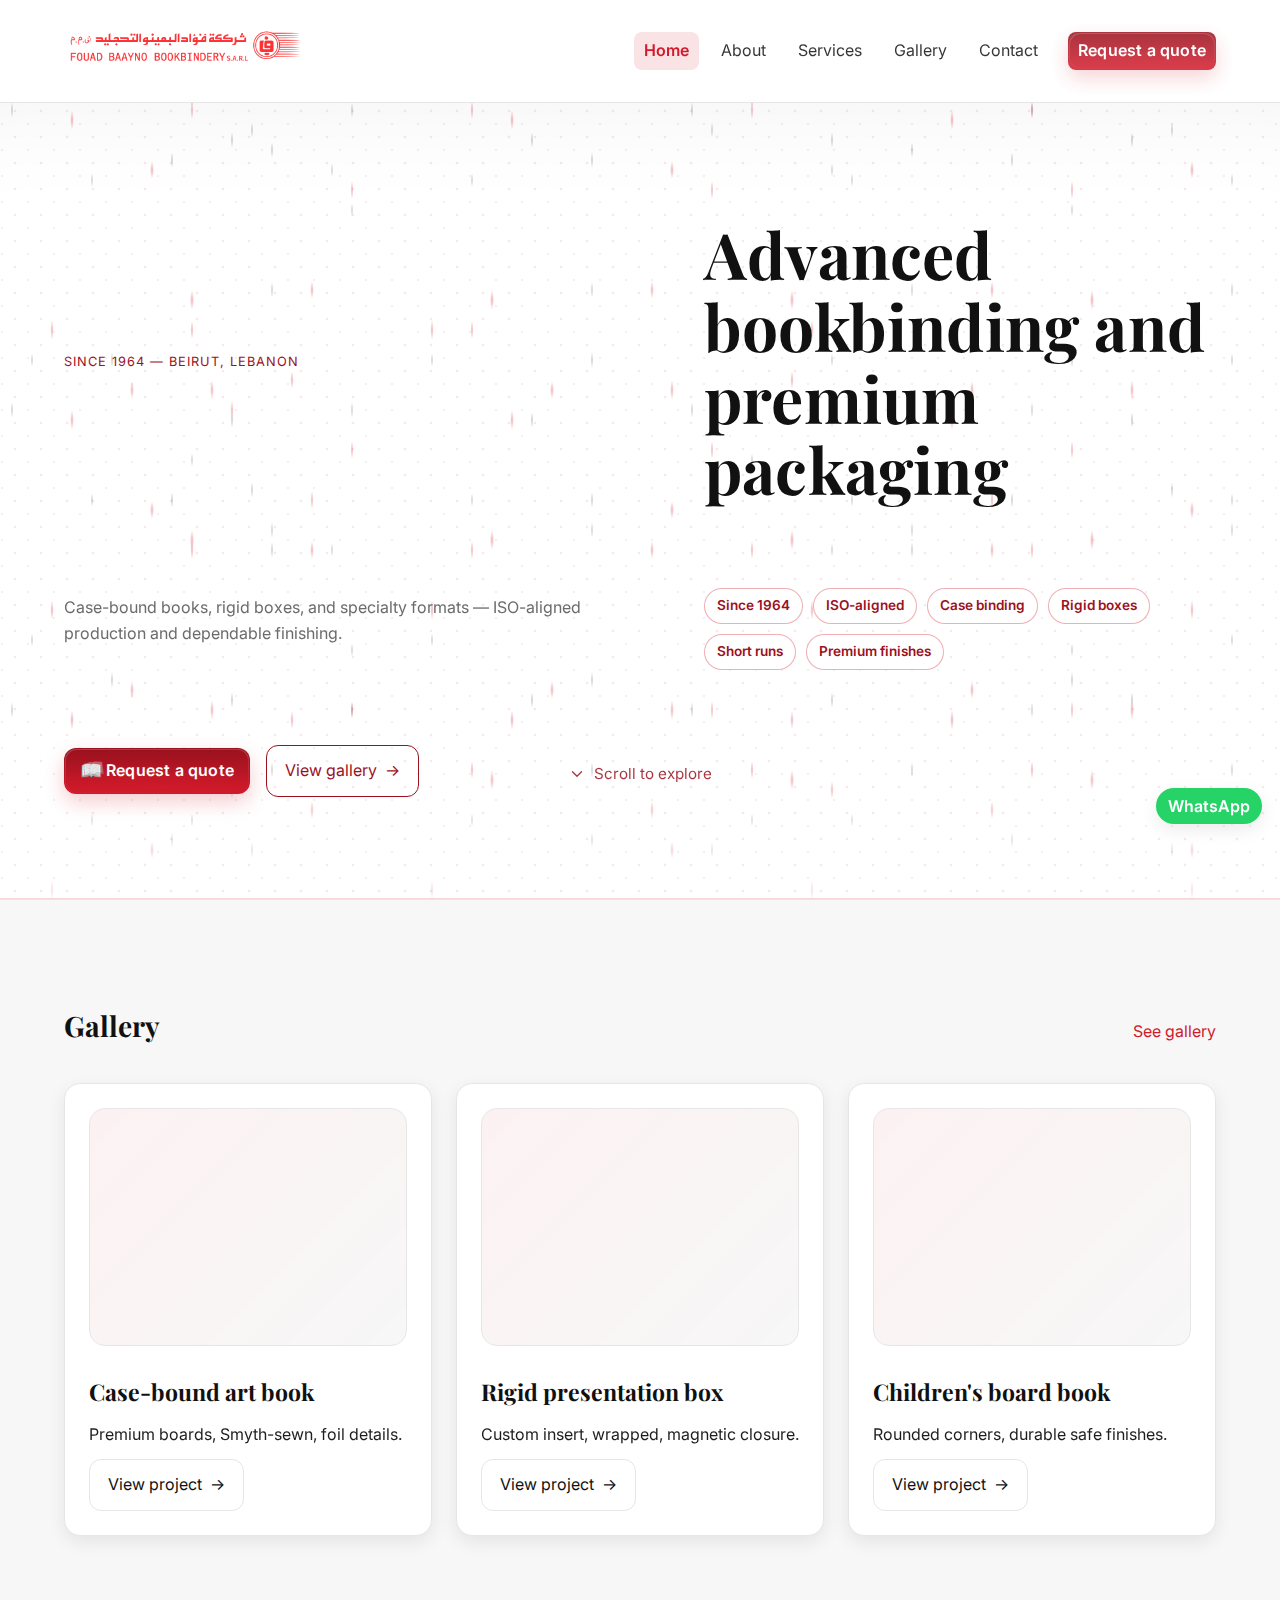
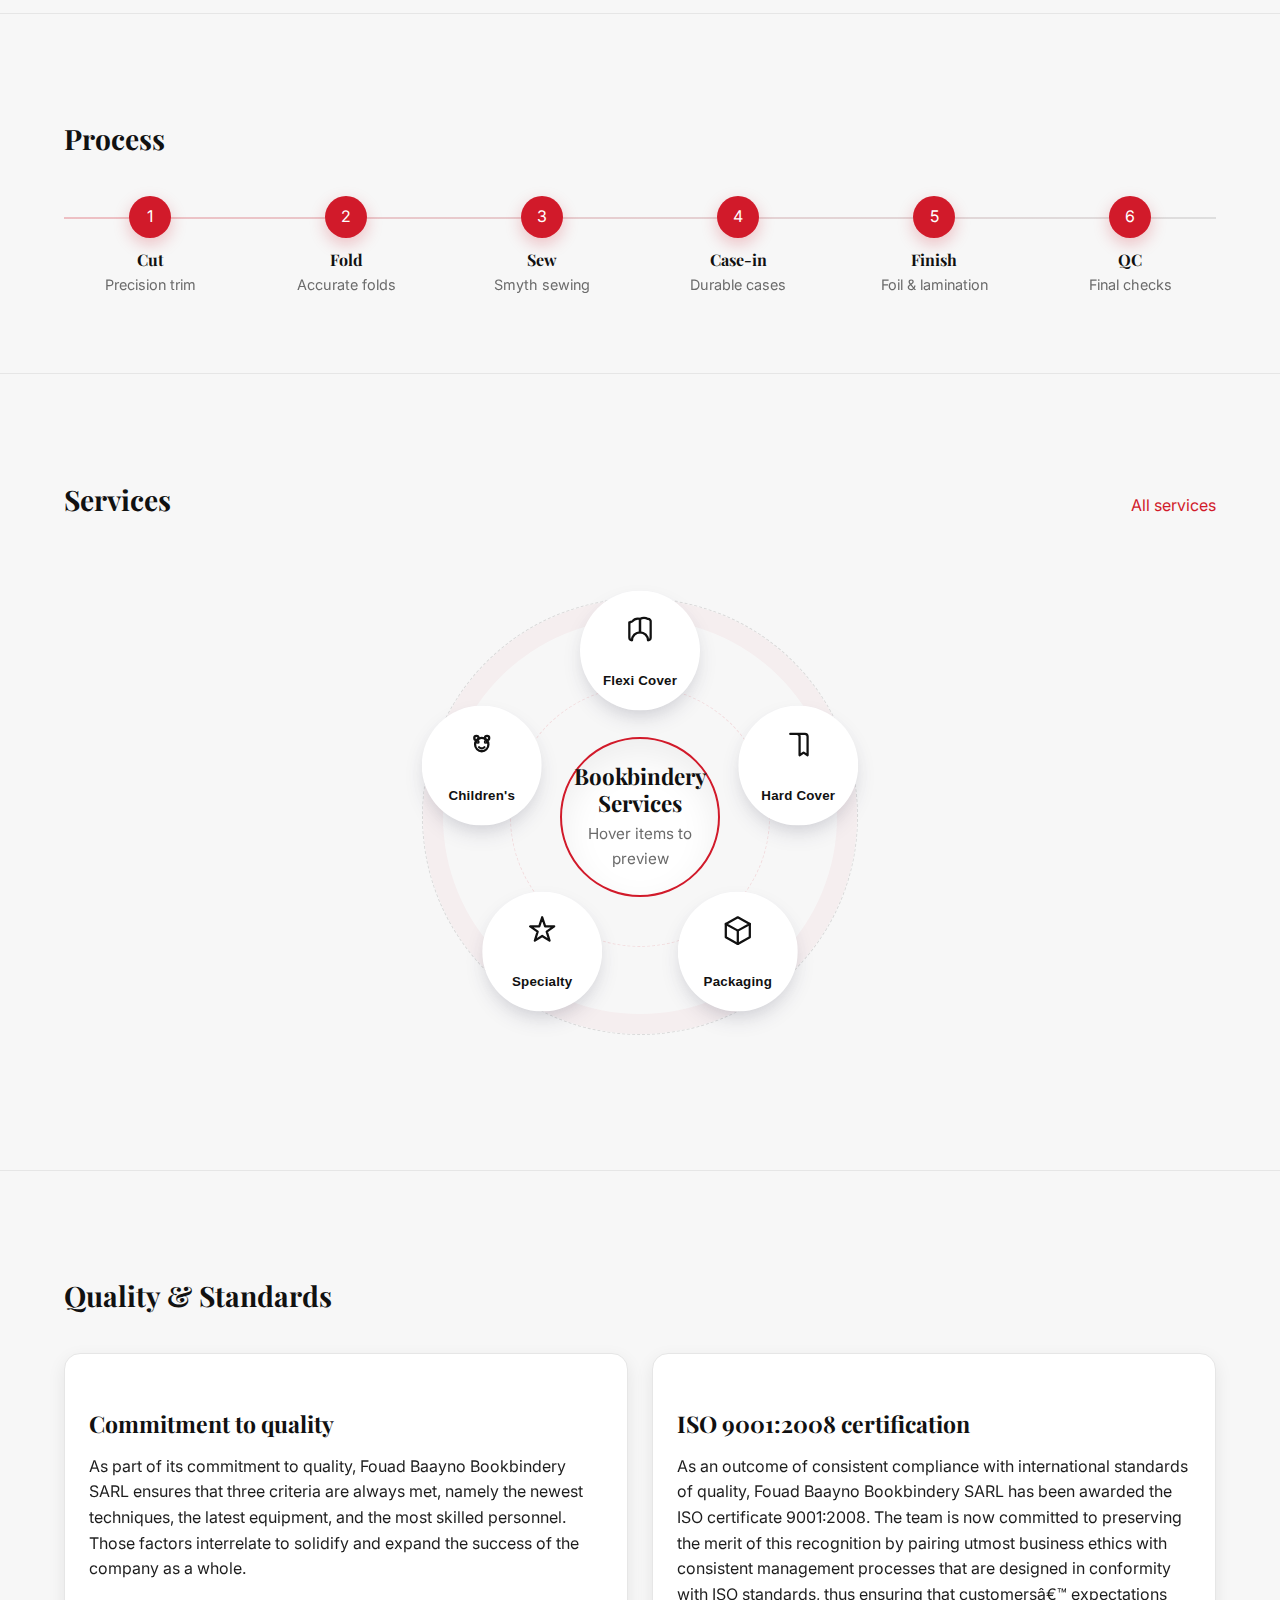
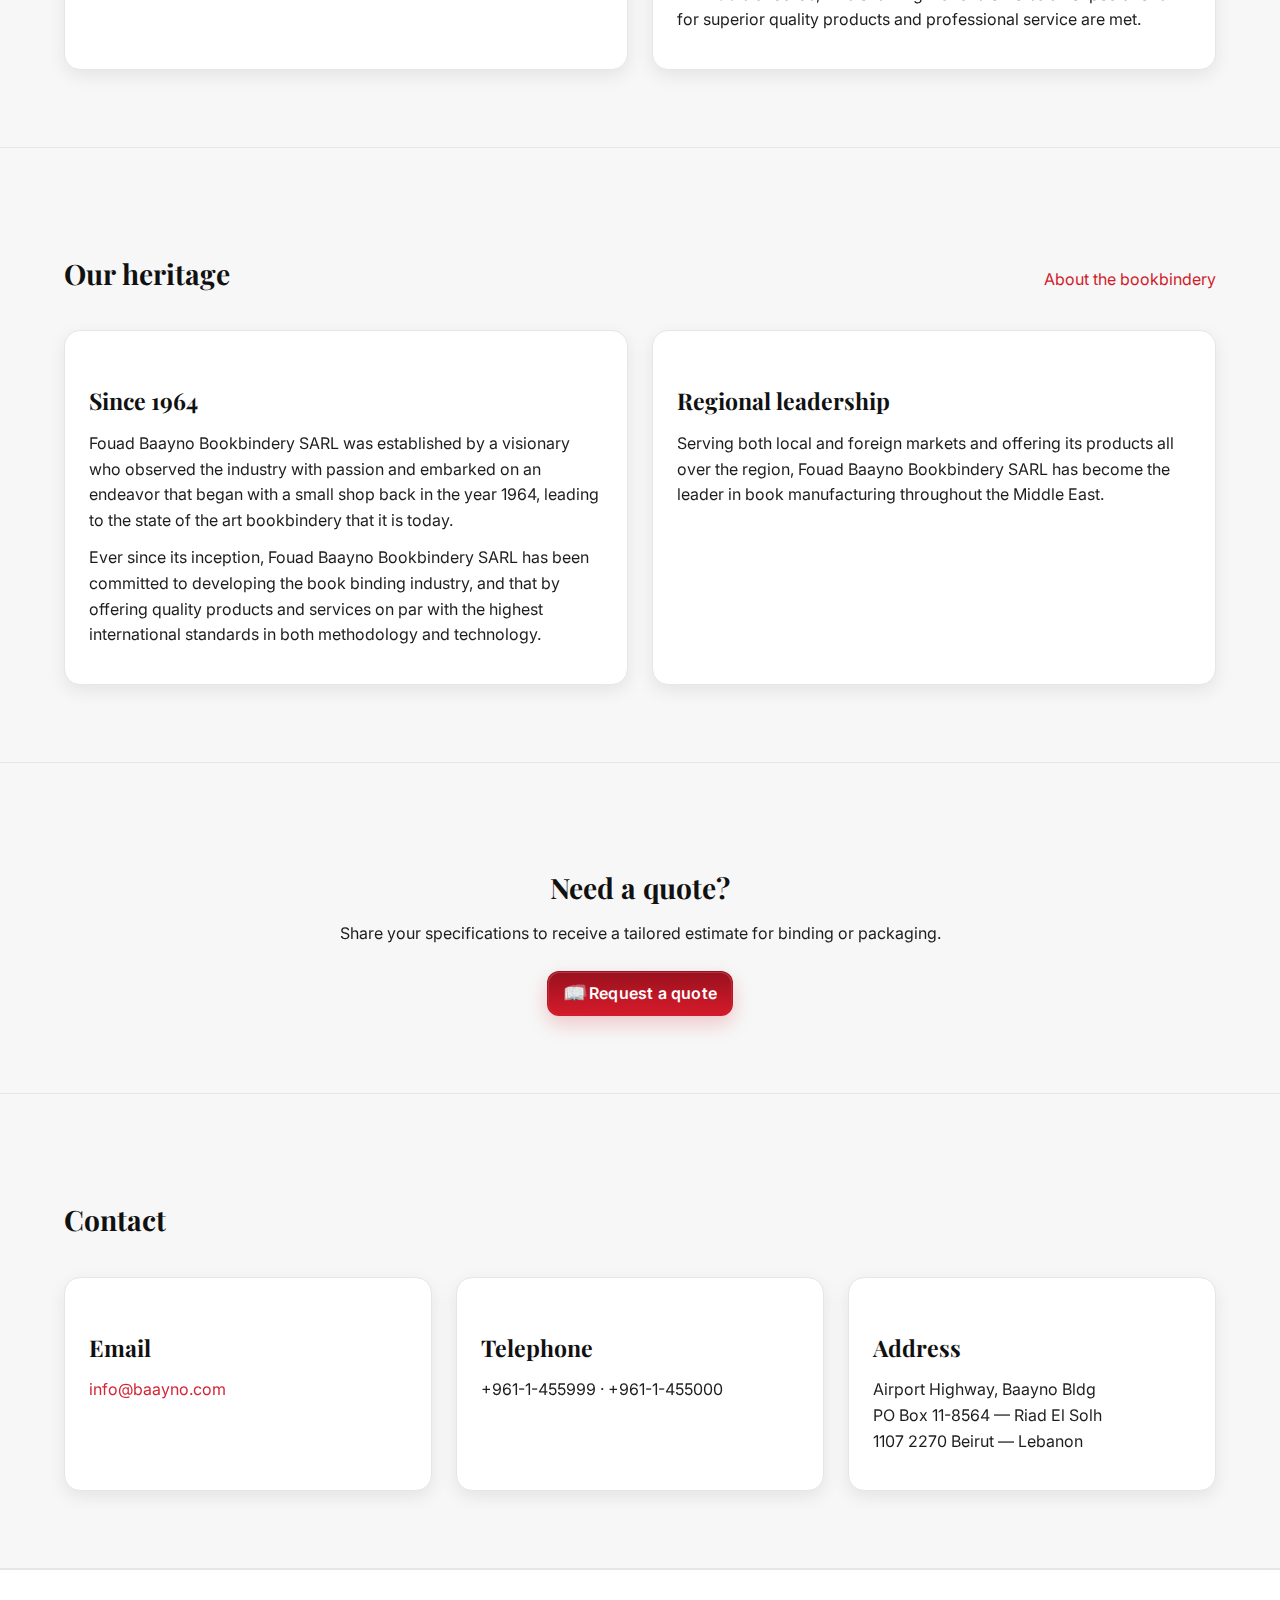
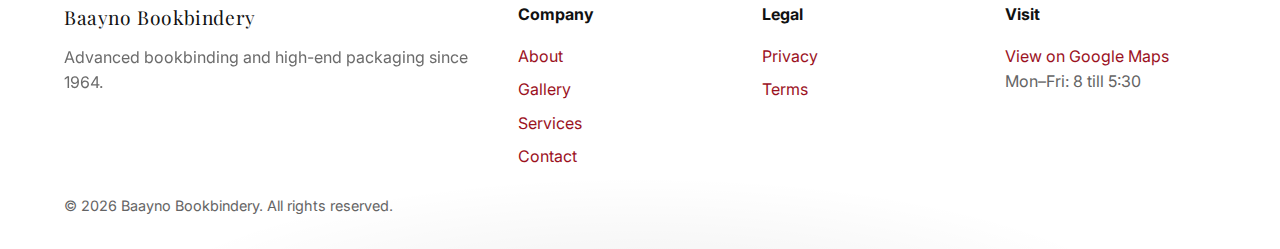
<file: index.html>
﻿<!doctype html>
<html lang="en" data-ga4="G-XXXXXXX">
<head>
  <meta charset="utf-8" />
  <meta name="viewport" content="width=device-width, initial-scale=1" />
  <title>Fouad Baayno Bookbindery &mdash; Beirut, Lebanon (Since 1964)</title>
  <meta name="description" content="Flexi and hard cover bookbinding, specialty and children's books, and high-end packaging. ISO-aligned production in Beirut, Lebanon since 1964." />
  <link rel="preconnect" href="https://fonts.googleapis.com">
  <link rel="preconnect" href="https://fonts.gstatic.com" crossorigin>
  <link href="https://fonts.googleapis.com/css2?family=Inter:wght@400;600&family=Playfair+Display:wght@600;700&display=swap" rel="stylesheet">
  <link rel="stylesheet" href="assets/css/base.css" />
  <meta name="theme-color" content="#D11A2A" />
  <link rel="icon" href="assets/img/logo.png" sizes="32x32" type="image/png" />
  <link rel="apple-touch-icon" href="assets/img/logo.png" />
  <link rel="canonical" href="https://www.baayno.com/" />
  <meta property="og:type" content="website" />
  <meta property="og:site_name" content="Fouad Baayno Bookbindery" />
  <meta property="og:title" content="Fouad Baayno Bookbindery &mdash; Since 1964" />
  <meta property="og:description" content="Advanced bookbinding and high-end packaging in Beirut, Lebanon." />
  <meta property="og:url" content="https://www.baayno.com/" />
  <meta property="og:image" content="https://www.baayno.com/assets/og.jpg" />
  <meta name="twitter:card" content="summary_large_image" />
  <script type="application/ld+json">
  {
    "@context":"https://schema.org",
    "@type":"LocalBusiness",
    "name":"Fouad Baayno Bookbindery SARL",
    "url":"https://www.baayno.com/",
    "telephone":["+961-1-455999","+961-1-455000"],
    "email":"info@baayno.com",
    "address":{
      "@type":"PostalAddress",
      "streetAddress":"Airport Highway, Baayno Bldg, PO Box 11-8564 - Riad El Solh",
      "addressLocality":"Beirut",
      "postalCode":"1107 2270",
      "addressCountry":"LB"
    },
    "description":"Flexi and hard cover bookbinding, specialty and children's books, and high-end packaging.",
    "areaServed":"LB",
    "sameAs":["https://www.facebook.com/Fouad-Baayno-Bookbindery-637547953257986/"]
  }
  </script>
  <script type="application/ld+json">
  {
    "@context":"https://schema.org",
    "@type":"WebSite",
    "name":"Fouad Baayno Bookbindery",
    "url":"https://www.baayno.com/",
    "inLanguage":"en"
  }
  </script>
</head>
<body class="home-dark">
  <header class="site-header">
    <div class="container nav">
      <button class="menu-toggle" type="button" aria-controls="primary-nav" aria-expanded="false" aria-label="Open menu">☰</button>
      <div class="brand"><a href="index.html"><img src="assets/img/logo.png" class="brand-logo" alt="Fouad Baayno Bookbindery" width="1536" height="1024" /></a></div>
      <a class="mobile-cta" href="contact.html" aria-label="Request a quote">📨 <span>Quote</span></a>
      <nav id="primary-nav" class="nav-links" aria-label="Primary">
        <a href="index.html" data-path="index.html">Home</a>
        <a href="about.html" data-path="about.html">About</a>
        <a href="services.html" data-path="services.html">Services</a>
        <a href="gallery.html" data-path="gallery.html">Gallery</a>
        <a href="contact.html" data-path="contact.html">Contact</a>
        <a class="btn-quote nav-cta" href="contact.html">
  <span class="points_wrapper">
    <i class="point"></i><i class="point"></i><i class="point"></i><i class="point"></i><i class="point"></i>
    <i class="point"></i><i class="point"></i><i class="point"></i><i class="point"></i><i class="point"></i>
  </span>
  <span class="inner">Request a quote</span>
        </a>
      </nav>
    </div>
    <div class="nav-overlay" hidden></div>
  </header>

  <main id="main">
    <!-- Hero -->
    <section class="hero luxury-bg">
      <div class="container hero-grid">
        <div class="eyebrow">Since 1964 &mdash; Beirut, Lebanon</div>
        <h1>Advanced bookbinding and premium packaging</h1>
        <p class="hero-sub">Case-bound books, rigid boxes, and specialty formats &mdash; ISO-aligned production and dependable finishing.</p>
        <div class="proof-chips">
          <span class="chip-proof">Since 1964</span>
          <span class="chip-proof">ISO-aligned</span>
          <span class="chip-proof">Case binding</span>
          <span class="chip-proof">Rigid boxes</span>
          <span class="chip-proof">Short runs</span>
          <span class="chip-proof">Premium finishes</span>
        </div>
        <div class="hero-cta cluster">
          <a class="btn-quote" href="contact.html">
  <span class="points_wrapper">
    <i class="point"></i><i class="point"></i><i class="point"></i><i class="point"></i><i class="point"></i>
    <i class="point"></i><i class="point"></i><i class="point"></i><i class="point"></i><i class="point"></i>
  </span>
  <span class="inner">
    <span class="icon-books" aria-hidden="true"><span class="b1" role="img" aria-label="book">📖</span><span class="b2">📖</span></span>
    Request a quote
  </span>
</a>
            <a class="btn btn-ghost with-arrow" href="gallery.html">View gallery <span class="arrow">&rarr;</span></a>
        </div>
        <a class="scroll-hint" href="#services-title" aria-label="Scroll to services">
          <svg viewBox="0 0 24 24" fill="none" stroke="currentColor" stroke-width="1.7" stroke-linecap="round" stroke-linejoin="round" aria-hidden="true"><path d="M6 9l6 6 6-6"/></svg>
          <span>Scroll to explore</span>
        </a>
      </div>
    </section><!-- In-page navigation to reduce scrolling friction -->
    

    

    <!-- Gallery -->
    <section aria-labelledby="featured-title">
      <div class="container">
        <div class="section-title">
          <h2 id="featured-title">Gallery</h2>
          <a class="link-accent" href="gallery.html">See gallery</a>
        </div>
        <div class="grid grid-3">
          <article class="card">
            <div class="thumb" aria-hidden="true"></div>
            <h3>Case-bound art book</h3>
            <p>Premium boards, Smyth-sewn, foil details.</p>
            <a class="btn with-arrow" href="gallery.html">View project <span class="arrow">&rarr;</span></a>
          </article>
          <article class="card">
            <div class="thumb" aria-hidden="true"></div>
            <h3>Rigid presentation box</h3>
            <p>Custom insert, wrapped, magnetic closure.</p>
            <a class="btn with-arrow" href="gallery.html">View project <span class="arrow">&rarr;</span></a>
          </article>
          <article class="card">
            <div class="thumb" aria-hidden="true"></div>
            <h3>Children's board book</h3>
            <p>Rounded corners, durable safe finishes.</p>
            <a class="btn with-arrow" href="gallery.html">View project <span class="arrow">&rarr;</span></a>
          </article>
        </div>
      </div>
    </section>

    

    <!-- Process timeline -->
    <section aria-labelledby="process-title">
      <div class="container">
        <div class="section-title"><h2 id="process-title">Process</h2></div>
        <div class="timeline">
          <div class="step"><div class="node">1</div><h4>Cut</h4><p>Precision trim</p></div>
          <div class="step"><div class="node">2</div><h4>Fold</h4><p>Accurate folds</p></div>
          <div class="step"><div class="node">3</div><h4>Sew</h4><p>Smyth sewing</p></div>
          <div class="step"><div class="node">4</div><h4>Case‑in</h4><p>Durable cases</p></div>
          <div class="step"><div class="node">5</div><h4>Finish</h4><p>Foil & lamination</p></div>
          <div class="step"><div class="node">6</div><h4>QC</h4><p>Final checks</p></div>
        </div>
      </div>
    </section>

    <!-- Services -->
    <section aria-labelledby="services-title">
      <div class="container">
        <div class="section-title">
          <h2 id="services-title">Services</h2>
          <a class="link-accent" href="services.html">All services</a>
        </div>

        <div class="services-orbit" aria-label="Services">
          <div class="orbit-wrap">
            <div class="ring" aria-hidden="true"></div>
            <div class="center"><div><h3>Bookbindery Services</h3><p>Hover items to preview</p></div></div>

            <div class="node-wrap" style="--angle:-90deg;">
              <button class="svc-node" aria-label="Flexi Cover">
                <svg viewBox="0 0 24 24" fill="none" stroke="currentColor" stroke-width="1.7" stroke-linecap="round" stroke-linejoin="round" aria-hidden="true">
                  <path d="M4 6.5V18a2 2 0 0 0 2 2h0a6 6 0 0 1 6-6V4a6 6 0 0 0-6 2h0a2 2 0 0 0-2 2.5Z"/>
                  <path d="M12 4v10a6 6 0 0 1 6 6h0a2 2 0 0 0 2-2V6.5A2 2 0 0 0 18 4h0a6 6 0 0 0-6 0Z"/>
                </svg>
                <div class="lbl">Flexi Cover</div>
              </button>
            </div>

            <div class="node-wrap" style="--angle:-18deg;">
              <button class="svc-node" aria-label="Hard Cover">
                <svg viewBox="0 0 24 24" fill="none" stroke="currentColor" stroke-width="1.7" stroke-linecap="round" stroke-linejoin="round" aria-hidden="true">
                  <path d="M6 4h11a2 2 0 0 1 2 2v14l-3-2-3 2V6a2 2 0 0 0-2-2H6Z"/>
                </svg>
                <div class="lbl">Hard Cover</div>
              </button>
            </div>

            <div class="node-wrap" style="--angle:54deg;">
              <button class="svc-node" aria-label="Packaging">
                <svg viewBox="0 0 24 24" fill="none" stroke="currentColor" stroke-width="1.7" stroke-linecap="round" stroke-linejoin="round" aria-hidden="true">
                  <path d="M12 2 3 7l9 5 9-5-9-5Z"/>
                  <path d="M3 7v10l9 5 9-5V7"/>
                  <path d="M12 12v10"/>
                </svg>
                <div class="lbl">Packaging</div>
              </button>
            </div>

            <div class="node-wrap" style="--angle:126deg;">
              <button class="svc-node" aria-label="Specialty">
                <svg viewBox="0 0 24 24" fill="none" stroke="currentColor" stroke-width="1.7" stroke-linecap="round" stroke-linejoin="round" aria-hidden="true">
                  <path d="M12 2l2.2 6.8H21l-5.6 4 2.1 6.7L12 16l-5.5 3.5 2.1-6.7L3 8.8h6.8L12 2Z"/>
                </svg>
                <div class="lbl">Specialty</div>
              </button>
            </div>

            <div class="node-wrap" style="--angle:198deg;">
              <button class="svc-node" aria-label="Children's">
                <svg viewBox="0 0 24 24" fill="none" stroke="currentColor" stroke-width="1.7" stroke-linecap="round" stroke-linejoin="round" aria-hidden="true">
                  <circle cx="12" cy="12" r="5"/>
                  <circle cx="9" cy="10" r=".6"/>
                  <circle cx="15" cy="10" r=".6"/>
                  <path d="M10 14c.7.6 1.3.9 2 .9s1.3-.3 2-.9"/>
                  <circle cx="8" cy="7" r="1.6"/>
                  <circle cx="16" cy="7" r="1.6"/>
                </svg>
                <div class="lbl">Children's</div>
              </button>
            </div>

          </div>
        </div>

        <div class="grid grid-3 services-list" style="display:none">
          <article class="card"><h3>Flexi Cover Bookbinding</h3><p>Flexible covers and durable constructions for efficient runs.</p></article>
          <article class="card"><h3>Hard Cover Bookbinding</h3><p>Case-bound volumes, premium boards, archival finishes.</p></article>
          <article class="card"><h3>High-End Packaging</h3><p>Rigid boxes, slipcases, and specialty enclosures.</p></article>
          <article class="card"><h3>Specialty Books</h3><p>Custom formats, material experimentation, short-run editions.</p></article>
          <article class="card"><h3>Children's Books</h3><p>Sturdy constructions and safe finishes for young readers.</p></article>
        </div>
      </div>
    </section>

    <!-- Quality -->
    <section aria-labelledby="quality-title">
      <div class="container">
        <div class="section-title"><h2 id="quality-title">Quality & Standards</h2></div>
        <div class="grid grid-2">
          <div class="card"><h3>Commitment to quality</h3><p>As part of its commitment to quality, Fouad Baayno Bookbindery SARL ensures that three criteria are always met, namely the newest techniques, the latest equipment, and the most skilled personnel. Those factors interrelate to solidify and expand the success of the company as a whole.</p></div>
          <div class="card"><h3>ISO 9001:2008 certification</h3><p>As an outcome of consistent compliance with international standards of quality, Fouad Baayno Bookbindery SARL has been awarded the ISO certificate 9001:2008. The team is now committed to preserving the merit of this recognition by pairing utmost business ethics with consistent management processes that are designed in conformity with ISO standards, thus ensuring that customersâ€™ expectations for superior quality products and professional service are met.</p></div>
        </div>
      </div>
    </section>

    

    <!-- Heritage -->
    <section aria-labelledby="heritage-title">
      <div class="container">
        <div class="section-title">
          <h2 id="heritage-title">Our heritage</h2>
          <a class="link-accent" href="about.html">About the bookbindery</a>
        </div>
        <div class="grid grid-2">
          <div class="card"><h3>Since 1964</h3><p>Fouad Baayno Bookbindery SARL was established by a visionary who observed the industry with passion and embarked on an endeavor that began with a small shop back in the year 1964, leading to the state of the art bookbindery that it is today.</p><p>Ever since its inception, Fouad Baayno Bookbindery SARL has been committed to developing the book binding industry, and that by offering quality products and services on par with the highest international standards in both methodology and technology.</p></div>
          <div class="card"><h3>Regional leadership</h3><p>Serving both local and foreign markets and offering its products all over the region, Fouad Baayno Bookbindery SARL has become the leader in book manufacturing throughout the Middle East.</p></div>
        </div>
      </div>
    </section>

    <!-- CTA -->
    <section aria-labelledby="cta-title">
      <div class="container center">
        <h2 id="cta-title">Need a quote?</h2>
        <p class="max-w-65ch" style="margin-inline:auto">Share your specifications to receive a tailored estimate for binding or packaging.</p>
        <div class="mt-6"><a class="btn-quote" href="contact.html">
  <span class="points_wrapper">
    <i class="point"></i><i class="point"></i><i class="point"></i><i class="point"></i><i class="point"></i>
    <i class="point"></i><i class="point"></i><i class="point"></i><i class="point"></i><i class="point"></i>
  </span>
  <span class="inner">
    <span class="icon-books" aria-hidden="true"><span class="b1" role="img" aria-label="book">📖</span><span class="b2">📖</span></span>
    Request a quote
  </span>
</a></div>
      </div>
    </section>

    <!-- Quick contact -->
    <section aria-labelledby="contact-title">
      <div class="container">
        <div class="section-title"><h2 id="contact-title">Contact</h2></div>
        <div class="grid grid-3">
          <div class="card"><h3>Email</h3><p><a class="link-accent" href="mailto:info@baayno.com">info@baayno.com</a></p></div>
          <div class="card"><h3>Telephone</h3><p>+961-1-455999 &middot; +961-1-455000</p></div>
          <div class="card"><h3>Address</h3><p>Airport Highway, Baayno Bldg<br>PO Box 11-8564 &mdash; Riad El Solh<br>1107 2270 Beirut &mdash; Lebanon</p></div>
        </div>
      </div>
    </section>
  </main>

  <footer class="luxury-vignette">
    <div class="container footer-grid">
      <div>
        <div class="brand">Baayno Bookbindery</div>
        <p class="muted max-w-65ch">Advanced bookbinding and high-end packaging since 1964.</p>
      </div>
      <div>
        <strong>Company</strong>
        <div class="stack-2 mt-4">
          <a href="about.html">About</a>
          <a href="gallery.html">Gallery</a>
          <a href="services.html">Services</a>
          <a href="contact.html">Contact</a>
        </div>
      </div>
      <div>
        <strong>Legal</strong>
        <div class="stack-2 mt-4">
          <a href="/privacy.html">Privacy</a>
          <a href="/terms.html">Terms</a>
        </div>
      </div>
      <div>
        <strong>Visit</strong>
        <div class="stack-2 mt-4">
          <a href="https://maps.google.com/?q=Fouad+Baayno+Bookbindery" target="_blank" rel="noopener">View on Google Maps</a>
          <span class="muted">Mon–Fri: 8 till 5:30</span>
        </div>
      </div>
    </div>
    <div class="container copyright">&copy; <span id="y"></span> Baayno Bookbindery. All rights reserved.</div>
  </footer>

  <!-- WhatsApp floating action -->
  <a class="whatsapp-fab" href="https://wa.me/9613455000" target="_blank" rel="noopener" aria-label="Chat on WhatsApp"><span class="label">WhatsApp</span></a>

  <script type="module" src="assets/js/main.js"></script>
  <button class="btn back-to-top" type="button" aria-label="Back to top">&uarr; Top</button>
  <script>document.getElementById('y').textContent = new Date().getFullYear()</script>
</body>
</html>
</file>
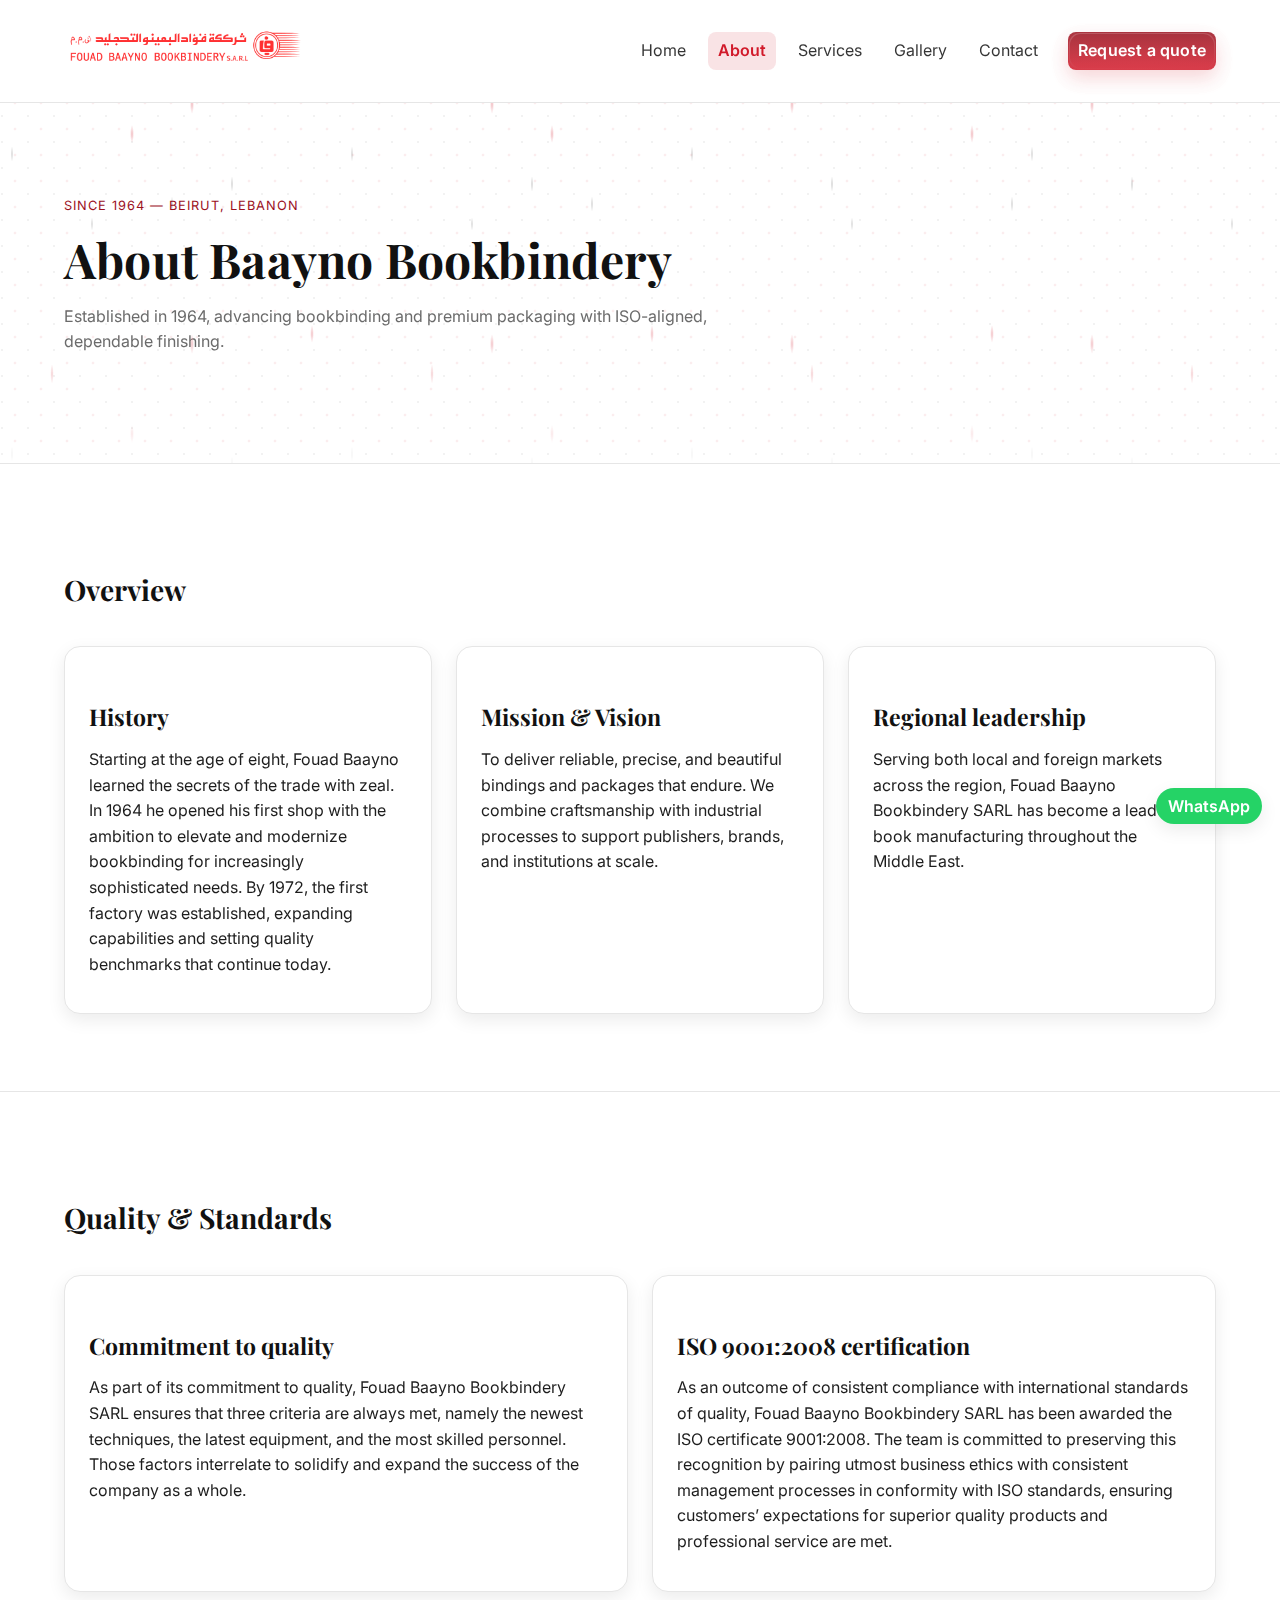
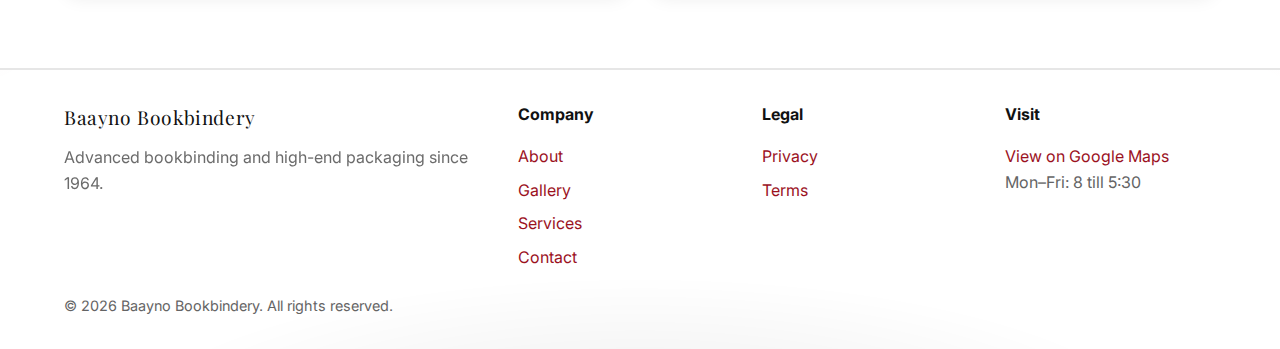
<file: about.html>
﻿
<!doctype html>
<html lang="en" data-ga4="G-XXXXXXX">
<head>
  <meta charset="utf-8" />
  <meta name="viewport" content="width=device-width, initial-scale=1" />
  <title>About — Fouad Baayno Bookbindery</title>
  <meta name="description" content="Since 1964 in Beirut: history, mission, quality standards (ISO 9001:2008), and partners in bookbinding and premium packaging." />
  <link rel="preconnect" href="https://fonts.googleapis.com"><link rel="preconnect" href="https://fonts.gstatic.com" crossorigin>
  <link href="https://fonts.googleapis.com/css2?family=Inter:wght@400;600&family=Playfair+Display:wght@600;700&display=swap" rel="stylesheet">
  <link rel="stylesheet" href="assets/css/base.css" />
  <meta name="theme-color" content="#D11A2A" />
  <link rel="icon" href="assets/img/logo.png" sizes="32x32" type="image/png" />
  <link rel="apple-touch-icon" href="assets/img/logo.png" />
  <link rel="canonical" href="https://www.baayno.com/about.html" />
  <meta property="og:type" content="website" />
  <meta property="og:title" content="About — Fouad Baayno Bookbindery" />
  <meta property="og:url" content="https://www.baayno.com/about.html" />
  <script type="application/ld+json">{
    "@context":"https://schema.org",
    "@type":"BreadcrumbList",
    "itemListElement":[
      {"@type":"ListItem","position":1,"name":"Home","item":"https://www.baayno.com/"},
      {"@type":"ListItem","position":2,"name":"About","item":"https://www.baayno.com/about.html"}
    ]
  }</script>
</head>
<body>
  <header class="site-header"><div class="container nav"><button class="menu-toggle" type="button" aria-controls="primary-nav" aria-expanded="false" aria-label="Open menu">☰</button><div class="brand"><a href="index.html"><img src="assets/img/logo.png" class="brand-logo" alt="Fouad Baayno Bookbindery" width="1536" height="1024" /></a></div><a class="mobile-cta" href="contact.html" aria-label="Request a quote">📨 <span>Quote</span></a><nav id="primary-nav" class="nav-links" aria-label="Primary"><a href="index.html" data-path="index.html">Home</a><a href="about.html" data-path="about.html">About</a><a href="services.html" data-path="services.html">Services</a><a href="gallery.html" data-path="gallery.html">Gallery</a><a href="contact.html" data-path="contact.html">Contact</a><a class="btn-quote nav-cta" href="contact.html"><span class="points_wrapper"><i class="point"></i><i class="point"></i><i class="point"></i><i class="point"></i><i class="point"></i><i class="point"></i><i class="point"></i><i class="point"></i><i class="point"></i><i class="point"></i></span><span class="inner">Request a quote</span></a></nav></div><div class="nav-overlay" hidden></div></header>
  <main id="main">
    <section class="page-header luxury-bg"><div class="container"><div class="eyebrow">Since 1964 — Beirut, Lebanon</div><h1>About Baayno Bookbindery</h1><p class="muted">Established in 1964, advancing bookbinding and premium packaging with ISO-aligned, dependable finishing.</p></div></section>
    <section aria-labelledby="about-overview-title"><div class="container">
      <div class="section-title"><h2 id="about-overview-title">Overview</h2></div>
      <div class="grid grid-3">
        <div class="card"><h3>History</h3><p>Starting at the age of eight, Fouad Baayno learned the secrets of the trade with zeal. In 1964 he opened his first shop with the ambition to elevate and modernize bookbinding for increasingly sophisticated needs. By 1972, the first factory was established, expanding capabilities and setting quality benchmarks that continue today.</p></div>
        <div class="card"><h3>Mission & Vision</h3><p>To deliver reliable, precise, and beautiful bindings and packages that endure. We combine craftsmanship with industrial processes to support publishers, brands, and institutions at scale.</p></div>
        <div class="card"><h3>Regional leadership</h3><p>Serving both local and foreign markets across the region, Fouad Baayno Bookbindery SARL has become a leader in book manufacturing throughout the Middle East.</p></div>
      </div>
    </div></section>
    <section aria-labelledby="about-quality-title"><div class="container">
      <div class="section-title"><h2 id="about-quality-title">Quality & Standards</h2></div>
      <div class="grid grid-2">
        <div class="card"><h3>Commitment to quality</h3><p>As part of its commitment to quality, Fouad Baayno Bookbindery SARL ensures that three criteria are always met, namely the newest techniques, the latest equipment, and the most skilled personnel. Those factors interrelate to solidify and expand the success of the company as a whole.</p></div>
        <div class="card"><h3>ISO 9001:2008 certification</h3><p>As an outcome of consistent compliance with international standards of quality, Fouad Baayno Bookbindery SARL has been awarded the ISO certificate 9001:2008. The team is committed to preserving this recognition by pairing utmost business ethics with consistent management processes in conformity with ISO standards, ensuring customers’ expectations for superior quality products and professional service are met.</p></div>
      </div>
    </div></section>
    
  </main>
  <footer class="luxury-vignette"><div class="container footer-grid"><div><div class="brand">Baayno Bookbindery</div><p class="muted max-w-65ch">Advanced bookbinding and high-end packaging since 1964.</p></div><div><strong>Company</strong><div class="stack-2 mt-4"><a href="about.html">About</a><a href="gallery.html">Gallery</a><a href="services.html">Services</a><a href="contact.html">Contact</a></div></div><div><strong>Legal</strong><div class="stack-2 mt-4"><a href="/privacy.html">Privacy</a><a href="/terms.html">Terms</a></div></div><div><strong>Visit</strong><div class="stack-2 mt-4"><a href="https://maps.google.com/?q=Fouad+Baayno+Bookbindery" target="_blank" rel="noopener">View on Google Maps</a><span class="muted">Mon–Fri: 8 till 5:30</span></div></div></div><div class="container copyright">&copy; <span id="y"></span> Baayno Bookbindery. All rights reserved.</div></footer>
  <a class="whatsapp-fab" href="https://wa.me/9613455000" target="_blank" rel="noopener" aria-label="Chat on WhatsApp"><span class="label">WhatsApp</span></a>
  <script type="module" src="assets/js/main.js"></script><script>document.getElementById('y').textContent = new Date().getFullYear()</script>
</body>
</html>
</file>
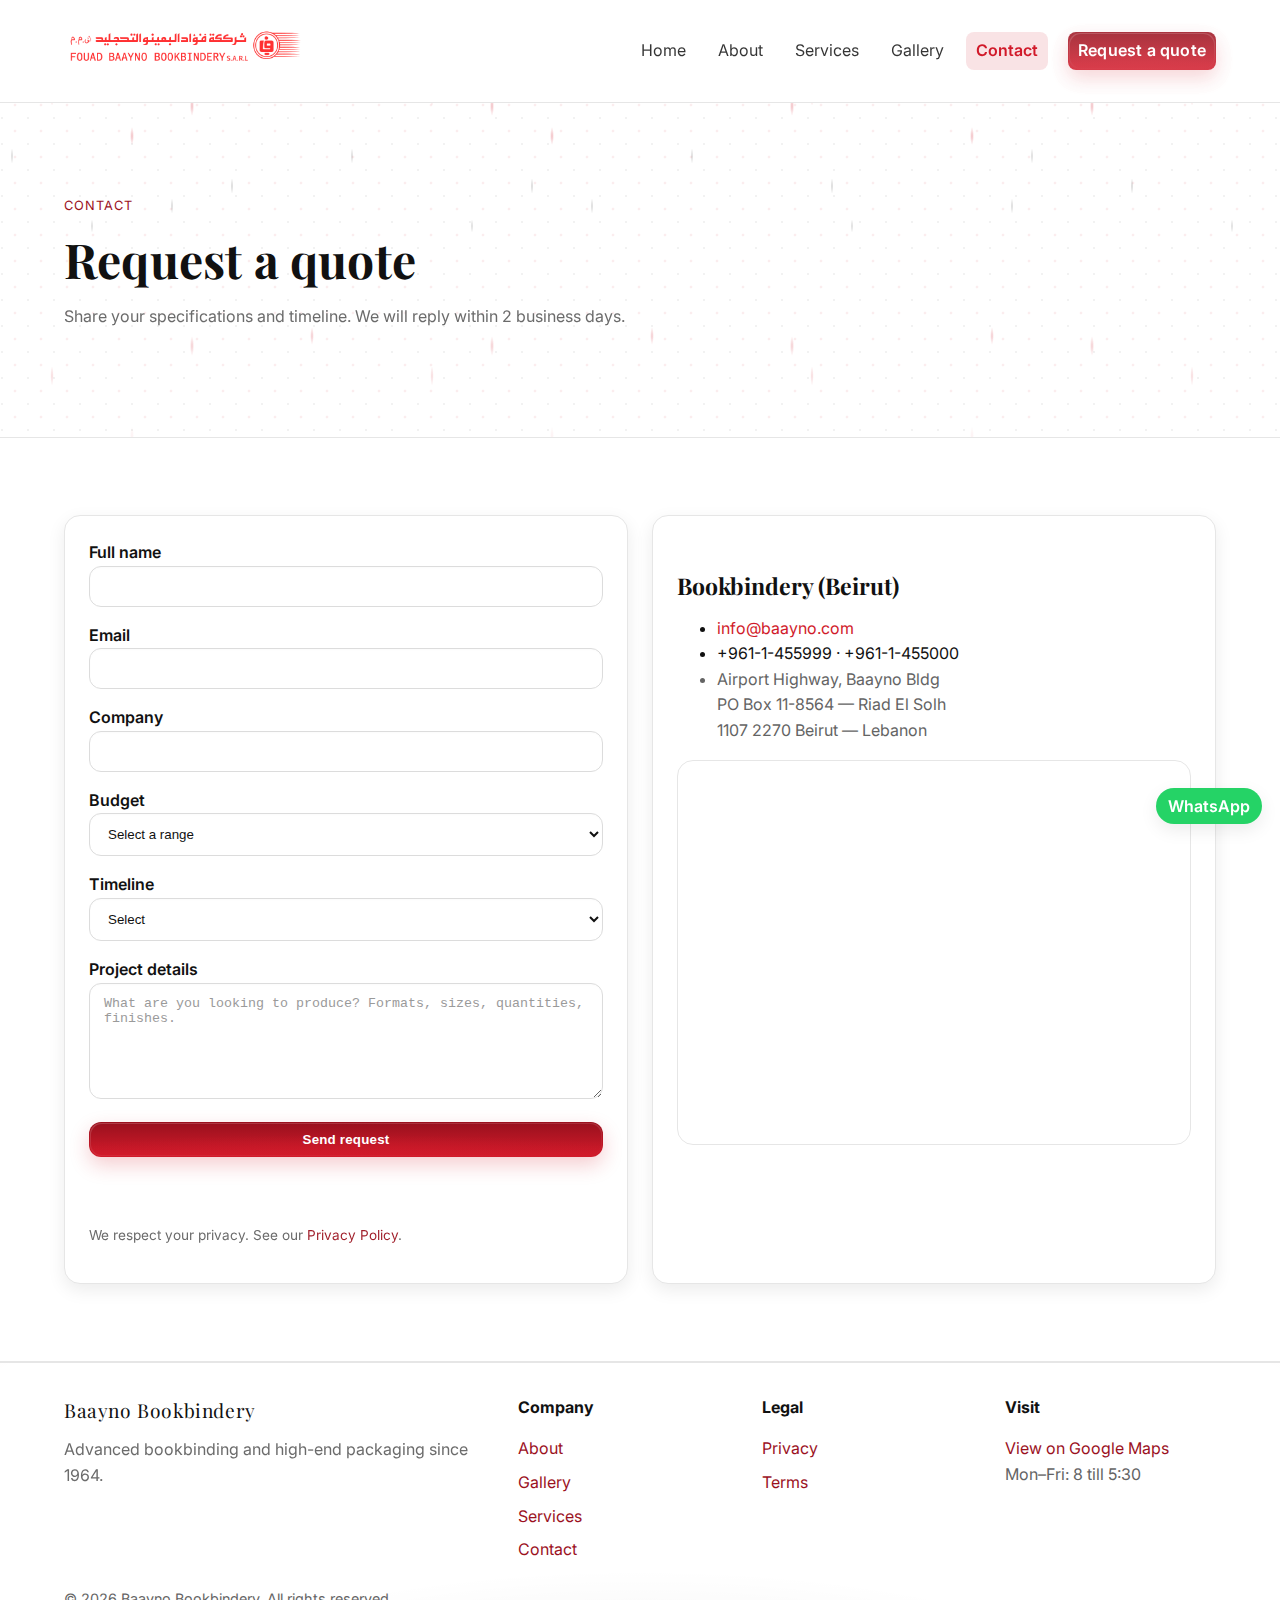
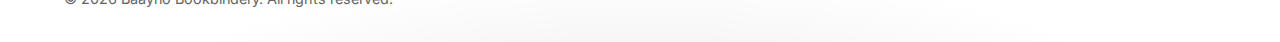
<file: contact.html>
﻿
<!doctype html>
<html lang="en" data-ga4="G-XXXXXXX">
<head>
  <meta charset="utf-8" /><meta name="viewport" content="width=device-width, initial-scale=1" />
  <title>Contact — Fouad Baayno Bookbindery</title>
  <meta name="description" content="Request a quotation or order a job. Contact the Beirut bookbindery: email, telephone, and address." />
  <link rel="preconnect" href="https://fonts.googleapis.com"><link rel="preconnect" href="https://fonts.gstatic.com" crossorigin>
  <link href="https://fonts.googleapis.com/css2?family=Inter:wght@400;600&family=Playfair+Display:wght@600;700&display=swap" rel="stylesheet">
  <link rel="stylesheet" href="assets/css/base.css" />
  <meta name="theme-color" content="#D11A2A" />
  <link rel="icon" href="assets/img/logo.png" sizes="32x32" type="image/png" />
  <link rel="apple-touch-icon" href="assets/img/logo.png" />
  <link rel="canonical" href="https://www.baayno.com/contact.html" />
  <meta property="og:type" content="website" />
  <meta property="og:title" content="Contact — Fouad Baayno Bookbindery" />
  <meta property="og:url" content="https://www.baayno.com/contact.html" />
  <script type="application/ld+json">{
    "@context":"https://schema.org","@type":"ContactPage","name":"Contact — Fouad Baayno Bookbindery","isPartOf":{"@type":"WebSite","name":"Fouad Baayno Bookbindery","url":"https://www.baayno.com/"}
  }</script>
</head>
<body>
  <header class="site-header"><div class="container nav"><button class="menu-toggle" type="button" aria-controls="primary-nav" aria-expanded="false" aria-label="Open menu">☰</button><div class="brand"><a href="index.html"><img src="assets/img/logo.png" class="brand-logo" alt="Fouad Baayno Bookbindery" width="1536" height="1024" /></a></div><a class="mobile-cta" href="contact.html" aria-label="Request a quote">📨 <span>Quote</span></a><nav id="primary-nav" class="nav-links" aria-label="Primary"><a href="index.html" data-path="index.html">Home</a><a href="about.html" data-path="about.html">About</a><a href="services.html" data-path="services.html">Services</a><a href="gallery.html" data-path="gallery.html">Gallery</a><a href="contact.html" data-path="contact.html">Contact</a><a class="btn-quote nav-cta" href="contact.html"><span class="points_wrapper"><i class="point"></i><i class="point"></i><i class="point"></i><i class="point"></i><i class="point"></i><i class="point"></i><i class="point"></i><i class="point"></i><i class="point"></i><i class="point"></i></span><span class="inner">Request a quote</span></a></nav></div><div class="nav-overlay" hidden></div></header>
  <main id="main">
    <section class="page-header luxury-bg"><div class="container"><div class="eyebrow">Contact</div><h1>Request a quote</h1><p class="muted">Share your specifications and timeline. We will reply within 2 business days.</p></div></section>
    <section><div class="container grid grid-2">
      <form class="card" action="#" method="post" data-spam-guard novalidate>
        <div><label for="name">Full name</label><input id="name" name="name" autocomplete="name" required /></div>
        <div><label for="email">Email</label><input id="email" name="email" type="email" autocomplete="email" required /></div>
        <div><label for="company-name">Company</label><input id="company-name" name="company_name" autocomplete="organization" /></div>
        <div><label for="budget">Budget</label><select id="budget" name="budget" required><option value="">Select a range</option><option>$3k–$7k</option><option>$7k–$15k</option><option>$15k–$30k</option><option>$30k+</option></select></div>
        <div><label for="timeline">Timeline</label><select id="timeline" name="timeline" required><option value="">Select</option><option>2–4 weeks</option><option>1–2 months</option><option>3+ months</option></select></div>
        <div><label for="message">Project details</label><textarea id="message" name="message" rows="6" required placeholder="What are you looking to produce? Formats, sizes, quantities, finishes."></textarea></div>
        <input class="hp-field" type="text" name="company" tabindex="-1" autocomplete="off" aria-hidden="true" />
        <input type="hidden" name="ts" />
        <button class="btn-quote" type="submit"><span class="points_wrapper"><i class="point"></i><i class="point"></i><i class="point"></i><i class="point"></i><i class="point"></i><i class="point"></i><i class="point"></i><i class="point"></i><i class="point"></i><i class="point"></i></span><span class="inner">Send request</span></button>
        <p class="form-message form-note" aria-live="polite"></p>
        <p class="form-note">We respect your privacy. See our <a href="privacy.html">Privacy Policy</a>.</p>
      </form>
      <aside class="card">
        <h3>Bookbindery (Beirut)</h3>
        <ul>
          <li><a class="link-accent" href="mailto:info@baayno.com">info@baayno.com</a></li>
          <li>+961-1-455999 &middot; +961-1-455000</li>
          <li class="muted">Airport Highway, Baayno Bldg<br>PO Box 11-8564 — Riad El Solh<br>1107 2270 Beirut — Lebanon</li>
        </ul>
        <div class="map-embed sm mt-4" role="region" aria-label="Map showing Baayno Bookbindery location"><iframe loading="lazy" referrerpolicy="no-referrer-when-downgrade" allowfullscreen src="https://www.google.com/maps?q=Airport%20Highway%2C%20Baayno%20Bldg%2C%20Beirut%2C%20Lebanon&output=embed"></iframe></div>
      </aside>
    </div></section>
  </main>
  <footer class="luxury-vignette"><div class="container footer-grid"><div><div class="brand">Baayno Bookbindery</div><p class="muted max-w-65ch">Advanced bookbinding and high-end packaging since 1964.</p></div><div><strong>Company</strong><div class="stack-2 mt-4"><a href="about.html">About</a><a href="gallery.html">Gallery</a><a href="services.html">Services</a><a href="contact.html">Contact</a></div></div><div><strong>Legal</strong><div class="stack-2 mt-4"><a href="/privacy.html">Privacy</a><a href="/terms.html">Terms</a></div></div><div><strong>Visit</strong><div class="stack-2 mt-4"><a href="https://maps.google.com/?q=Fouad+Baayno+Bookbindery" target="_blank" rel="noopener">View on Google Maps</a><span class="muted">Mon–Fri: 8 till 5:30</span></div></div></div><div class="container copyright">&copy; <span id="y"></span> Baayno Bookbindery. All rights reserved.</div></footer>
  <a class="whatsapp-fab" href="https://wa.me/9613455000" target="_blank" rel="noopener" aria-label="Chat on WhatsApp"><span class="label">WhatsApp</span></a>
  <script type="module" src="assets/js/main.js"></script><script>document.getElementById('y').textContent = new Date().getFullYear()</script>
</body>
</html>
</file>
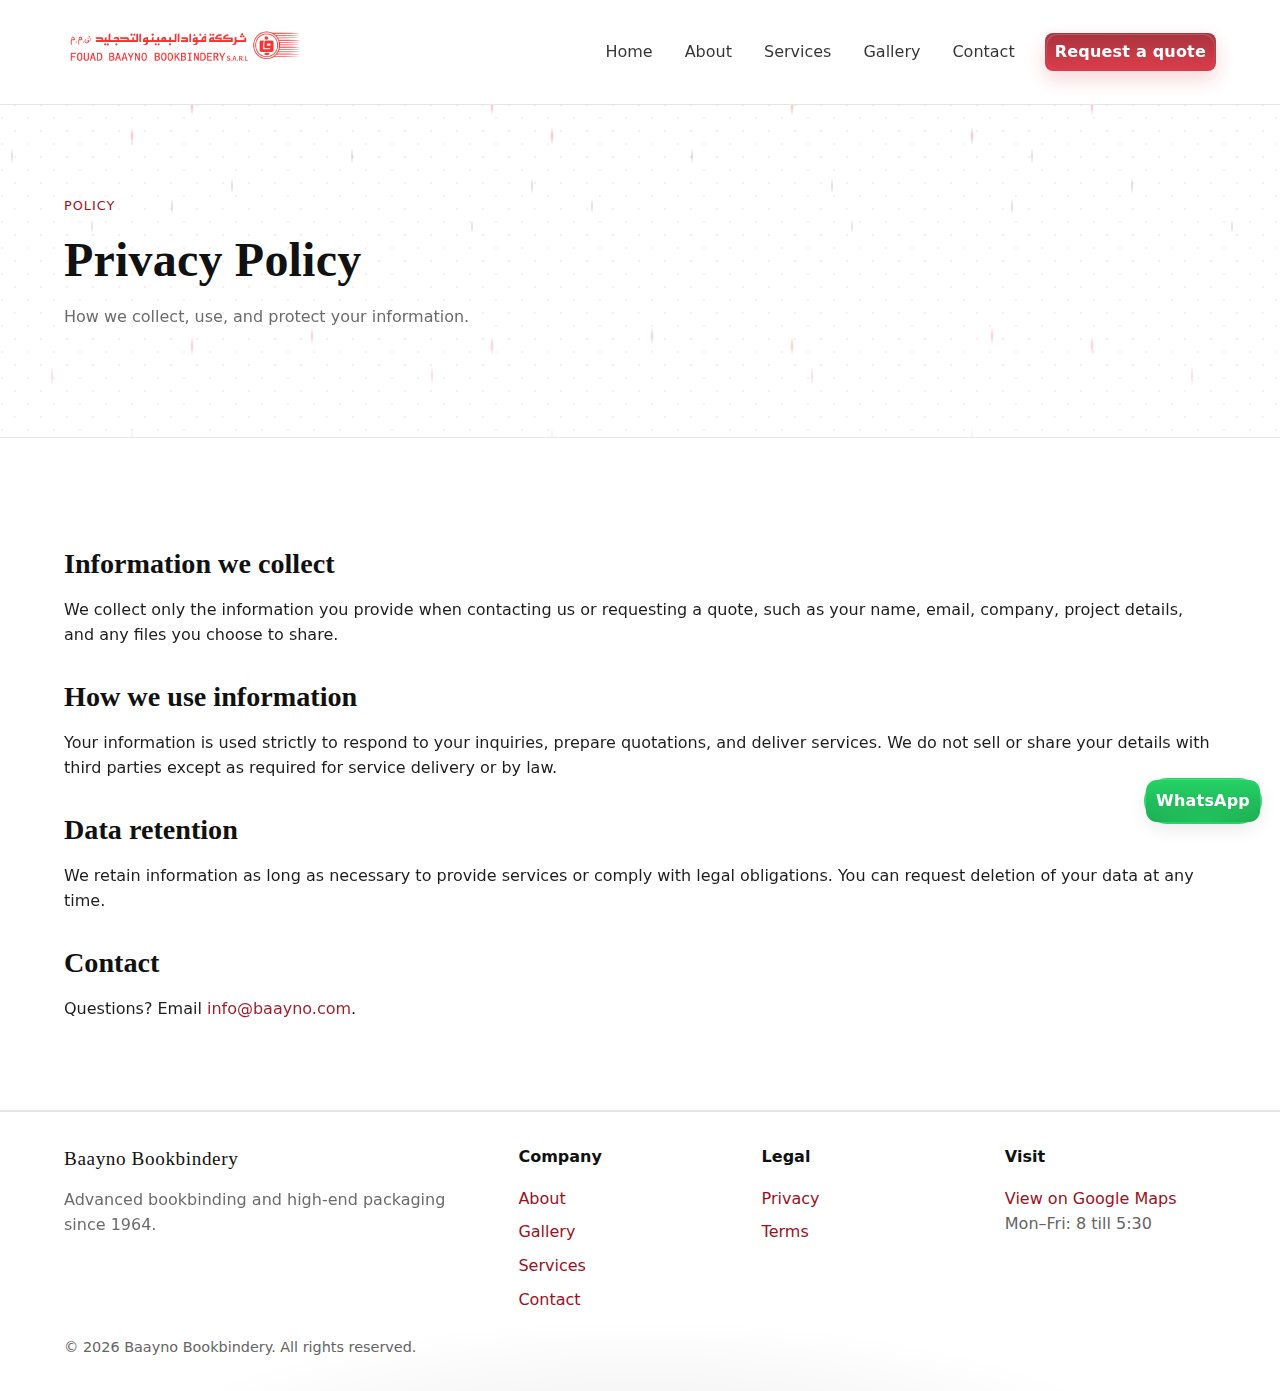
<file: privacy.html>
﻿
<!doctype html>
<html lang="en">
<head>
  <meta charset="utf-8" />
  <meta name="viewport" content="width=device-width, initial-scale=1" />
  <title>Privacy Policy — Fouad Baayno Bookbindery</title>
  <meta name="description" content="Privacy Policy for Fouad Baayno Bookbindery." />
  <link rel="stylesheet" href="assets/css/base.css" />
  <meta name="theme-color" content="#D11A2A" />
  <link rel="icon" href="assets/img/logo.png" sizes="32x32" type="image/png" />
  <link rel="apple-touch-icon" href="assets/img/logo.png" />
</head>
<body>
  <header class="site-header"><div class="container nav"><button class="menu-toggle" type="button" aria-controls="primary-nav" aria-expanded="false" aria-label="Open menu">☰</button><div class="brand"><a href="index.html"><img src="assets/img/logo.png" class="brand-logo" alt="Fouad Baayno Bookbindery" width="1536" height="1024" /></a></div><a class="mobile-cta" href="contact.html" aria-label="Request a quote">📨 <span>Quote</span></a><nav id="primary-nav" class="nav-links" aria-label="Primary"><a href="index.html" data-path="index.html">Home</a><a href="about.html" data-path="about.html">About</a><a href="services.html" data-path="services.html">Services</a><a href="gallery.html" data-path="gallery.html">Gallery</a><a href="contact.html" data-path="contact.html">Contact</a><a class="btn-quote nav-cta" href="contact.html"><span class="points_wrapper"><i class="point"></i><i class="point"></i><i class="point"></i><i class="point"></i><i class="point"></i><i class="point"></i><i class="point"></i><i class="point"></i><i class="point"></i><i class="point"></i></span><span class="inner">Request a quote</span></a></nav></div><div class="nav-overlay" hidden></div></header>
  <main id="main" class="prose">
    <section class="page-header luxury-bg"><div class="container"><div class="eyebrow">Policy</div><h1>Privacy Policy</h1><p class="muted">How we collect, use, and protect your information.</p></div></section>
    <section><div class="container prose">
      <h2>Information we collect</h2>
      <p>We collect only the information you provide when contacting us or requesting a quote, such as your name, email, company, project details, and any files you choose to share.</p>
      <h2>How we use information</h2>
      <p>Your information is used strictly to respond to your inquiries, prepare quotations, and deliver services. We do not sell or share your details with third parties except as required for service delivery or by law.</p>
      <h2>Data retention</h2>
      <p>We retain information as long as necessary to provide services or comply with legal obligations. You can request deletion of your data at any time.</p>
      <h2>Contact</h2>
      <p>Questions? Email <a href="mailto:info@baayno.com">info@baayno.com</a>.</p>
    </div></section>
  </main>
  <footer class="luxury-vignette"><div class="container footer-grid"><div><div class="brand">Baayno Bookbindery</div><p class="muted max-w-65ch">Advanced bookbinding and high-end packaging since 1964.</p></div><div><strong>Company</strong><div class="stack-2 mt-4"><a href="about.html">About</a><a href="gallery.html">Gallery</a><a href="services.html">Services</a><a href="contact.html">Contact</a></div></div><div><strong>Legal</strong><div class="stack-2 mt-4"><a href="/privacy.html">Privacy</a><a href="/terms.html">Terms</a></div></div><div><strong>Visit</strong><div class="stack-2 mt-4"><a href="https://maps.google.com/?q=Fouad+Baayno+Bookbindery" target="_blank" rel="noopener">View on Google Maps</a><span class="muted">Mon–Fri: 8 till 5:30</span></div></div></div><div class="container copyright">&copy; <span id="y"></span> Baayno Bookbindery. All rights reserved.</div></footer>
  <a class="btn-quote whatsapp-fab" href="https://wa.me/9613455000" target="_blank" rel="noopener" aria-label="Chat on WhatsApp"><span class="points_wrapper"><i class="point"></i><i class="point"></i><i class="point"></i><i class="point"></i><i class="point"></i><i class="point"></i><i class="point"></i><i class="point"></i><i class="point"></i><i class="point"></i></span><span class="inner">WhatsApp</span></a>
  <script type="module" src="assets/js/main.js"></script><script>document.getElementById('y').textContent = new Date().getFullYear()</script>
</body>
</html>
</file>
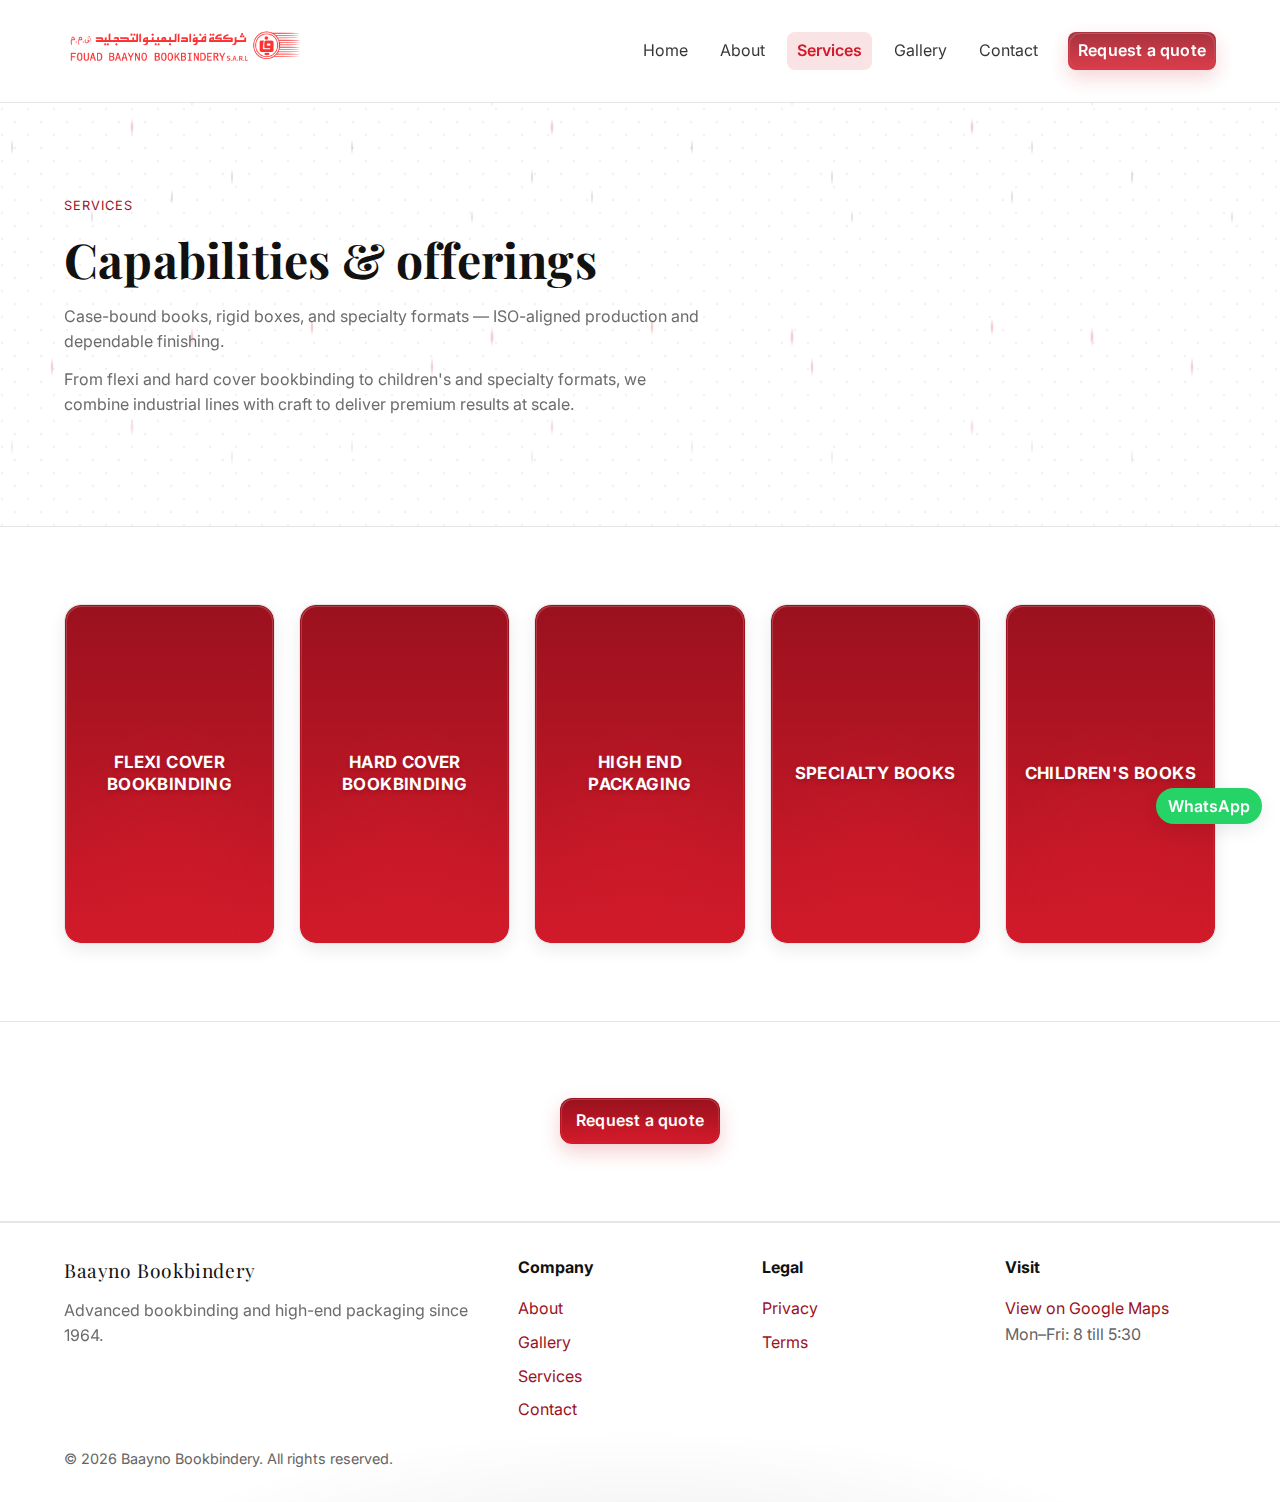
<file: services.html>
﻿
<!doctype html>
<html lang="en" data-ga4="G-XXXXXXX">
<head>
  <meta charset="utf-8" /><meta name="viewport" content="width=device-width, initial-scale=1" />
  <title>Services — Fouad Baayno Bookbindery</title>
  <meta name="description" content="Capabilities across flexi/hard cover bookbinding, specialty books, children's books, and high-end packaging. Request a quote." />
  <link rel="preconnect" href="https://fonts.googleapis.com"><link rel="preconnect" href="https://fonts.gstatic.com" crossorigin>
  <link href="https://fonts.googleapis.com/css2?family=Inter:wght@400;600&family=Playfair+Display:wght@600;700&display=swap" rel="stylesheet">
  <link rel="stylesheet" href="assets/css/base.css" />
  <meta name="theme-color" content="#D11A2A" />
  <link rel="icon" href="assets/img/logo.png" sizes="32x32" type="image/png" />
  <link rel="apple-touch-icon" href="assets/img/logo.png" />
  <link rel="canonical" href="https://www.baayno.com/services.html" />
  <meta property="og:type" content="website" />
  <meta property="og:title" content="Services — Fouad Baayno Bookbindery" />
  <script type="application/ld+json">{
    "@context":"https://schema.org",
    "@type":"Service",
    "name":"Bookbinding & Packaging",
    "provider":{"@type":"Organization","name":"Fouad Baayno Bookbindery SARL"},
    "areaServed":"LB"
  }</script>
</head>
<body class="services-compact">
  <header class="site-header"><div class="container nav"><button class="menu-toggle" type="button" aria-controls="primary-nav" aria-expanded="false" aria-label="Open menu">☰</button><div class="brand"><a href="index.html"><img src="assets/img/logo.png" class="brand-logo" alt="Fouad Baayno Bookbindery" width="1536" height="1024" /></a></div><a class="mobile-cta" href="contact.html" aria-label="Request a quote">📨 <span>Quote</span></a><nav id="primary-nav" class="nav-links" aria-label="Primary"><a href="index.html" data-path="index.html">Home</a><a href="about.html" data-path="about.html">About</a><a href="services.html" data-path="services.html">Services</a><a href="gallery.html" data-path="gallery.html">Gallery</a><a href="contact.html" data-path="contact.html">Contact</a><a class="btn-quote nav-cta" href="contact.html"><span class="points_wrapper"><i class="point"></i><i class="point"></i><i class="point"></i><i class="point"></i><i class="point"></i><i class="point"></i><i class="point"></i><i class="point"></i><i class="point"></i><i class="point"></i></span><span class="inner">Request a quote</span></a></nav></div><div class="nav-overlay" hidden></div></header>
  <main id="main">
    <section class="page-header luxury-bg"><div class="container"><div class="eyebrow">Services</div><h1>Capabilities & offerings</h1><p class="muted">Case-bound books, rigid boxes, and specialty formats — ISO-aligned production and dependable finishing.</p><p class="muted max-w-65ch">From flexi and hard cover bookbinding to children's and specialty formats, we combine industrial lines with craft to deliver premium results at scale.</p></div></section>
    <section>
      <div class="container">
        <div class="svc-row" aria-label="Services">
          <article class="svc-cardfx">
            <div class="face front"><span class="points_wrapper"><i class="point"></i><i class="point"></i><i class="point"></i><i class="point"></i><i class="point"></i><i class="point"></i><i class="point"></i><i class="point"></i></span><div class="title">Flexi Cover Bookbinding</div></div>
            <div class="face back">
              <div>
                <h3>Flexi Cover Bookbinding</h3>
                <p>A new and modern production methodology that can be directed into two main markets, due to lightweight and safe round corners: children’s books and pocketbooks.</p>
              </div>
            </div>
          </article>
          <article class="svc-cardfx">
            <div class="face front"><span class="points_wrapper"><i class="point"></i><i class="point"></i><i class="point"></i><i class="point"></i><i class="point"></i><i class="point"></i><i class="point"></i><i class="point"></i></span><div class="title">Hard Cover Bookbinding</div></div>
            <div class="face back">
              <div>
                <h3>Hard Cover Bookbinding</h3>
                <p>A classical binding method that goes back to hundreds of years of paper gathering, sewing and cover making being done using advanced technologies and standards.</p>
              </div>
            </div>
          </article>
          <article class="svc-cardfx">
            <div class="face front"><span class="points_wrapper"><i class="point"></i><i class="point"></i><i class="point"></i><i class="point"></i><i class="point"></i><i class="point"></i><i class="point"></i><i class="point"></i></span><div class="title">High End Packaging</div></div>
            <div class="face back">
              <div>
                <h3>High End Packaging</h3>
                <p>Rigid boxes, slipcases, clamshells, and presentation kits engineered to protect and elevate your product. Precise wrapping, clean corners, and custom inserts for a premium unboxing.</p>
              </div>
            </div>
          </article>
          <article class="svc-cardfx">
            <div class="face front"><span class="points_wrapper"><i class="point"></i><i class="point"></i><i class="point"></i><i class="point"></i><i class="point"></i><i class="point"></i><i class="point"></i><i class="point"></i></span><div class="title">Specialty Books</div></div>
            <div class="face back">
              <div>
                <h3>Specialty Books</h3>
                <p>Fouad Baayno Bookbindery SARL offers a range of high-end specialty books, usually produced as limited editions, and upon detailed customer-specific requirements.</p>
              </div>
            </div>
          </article>
          <article class="svc-cardfx">
            <div class="face front"><span class="points_wrapper"><i class="point"></i><i class="point"></i><i class="point"></i><i class="point"></i><i class="point"></i><i class="point"></i><i class="point"></i><i class="point"></i></span><div class="title">Children's Books</div></div>
            <div class="face back">
              <div>
                <h3>Children's Books</h3>
                <p>Rounded corners, sturdy laminations, and child‑safe finishes for board and picture books. Durable binding built to handle everyday use and classroom wear.</p>
              </div>
            </div>
          </article>
        </div>
      </div>
    </section>
    <section><div class="container center"><a class="btn-quote" href="contact.html"><span class="points_wrapper"><i class="point"></i><i class="point"></i><i class="point"></i><i class="point"></i><i class="point"></i><i class="point"></i><i class="point"></i><i class="point"></i><i class="point"></i><i class="point"></i></span><span class="inner">Request a quote</span></a></div></section>
  </main>
  <footer class="luxury-vignette"><div class="container footer-grid"><div><div class="brand">Baayno Bookbindery</div><p class="muted max-w-65ch">Advanced bookbinding and high-end packaging since 1964.</p></div><div><strong>Company</strong><div class="stack-2 mt-4"><a href="about.html">About</a><a href="gallery.html">Gallery</a><a href="services.html">Services</a><a href="contact.html">Contact</a></div></div><div><strong>Legal</strong><div class="stack-2 mt-4"><a href="/privacy.html">Privacy</a><a href="/terms.html">Terms</a></div></div><div><strong>Visit</strong><div class="stack-2 mt-4"><a href="https://maps.google.com/?q=Fouad+Baayno+Bookbindery" target="_blank" rel="noopener">View on Google Maps</a><span class="muted">Mon–Fri: 8 till 5:30</span></div></div></div><div class="container copyright">&copy; <span id="y"></span> Baayno Bookbindery. All rights reserved.</div></footer>
  <a class="whatsapp-fab" href="https://wa.me/9613455000" target="_blank" rel="noopener" aria-label="Chat on WhatsApp"><span class="label">WhatsApp</span></a>
  <script type="module" src="assets/js/main.js"></script><script>document.getElementById('y').textContent = new Date().getFullYear()</script>
</body>
</html>
</file>
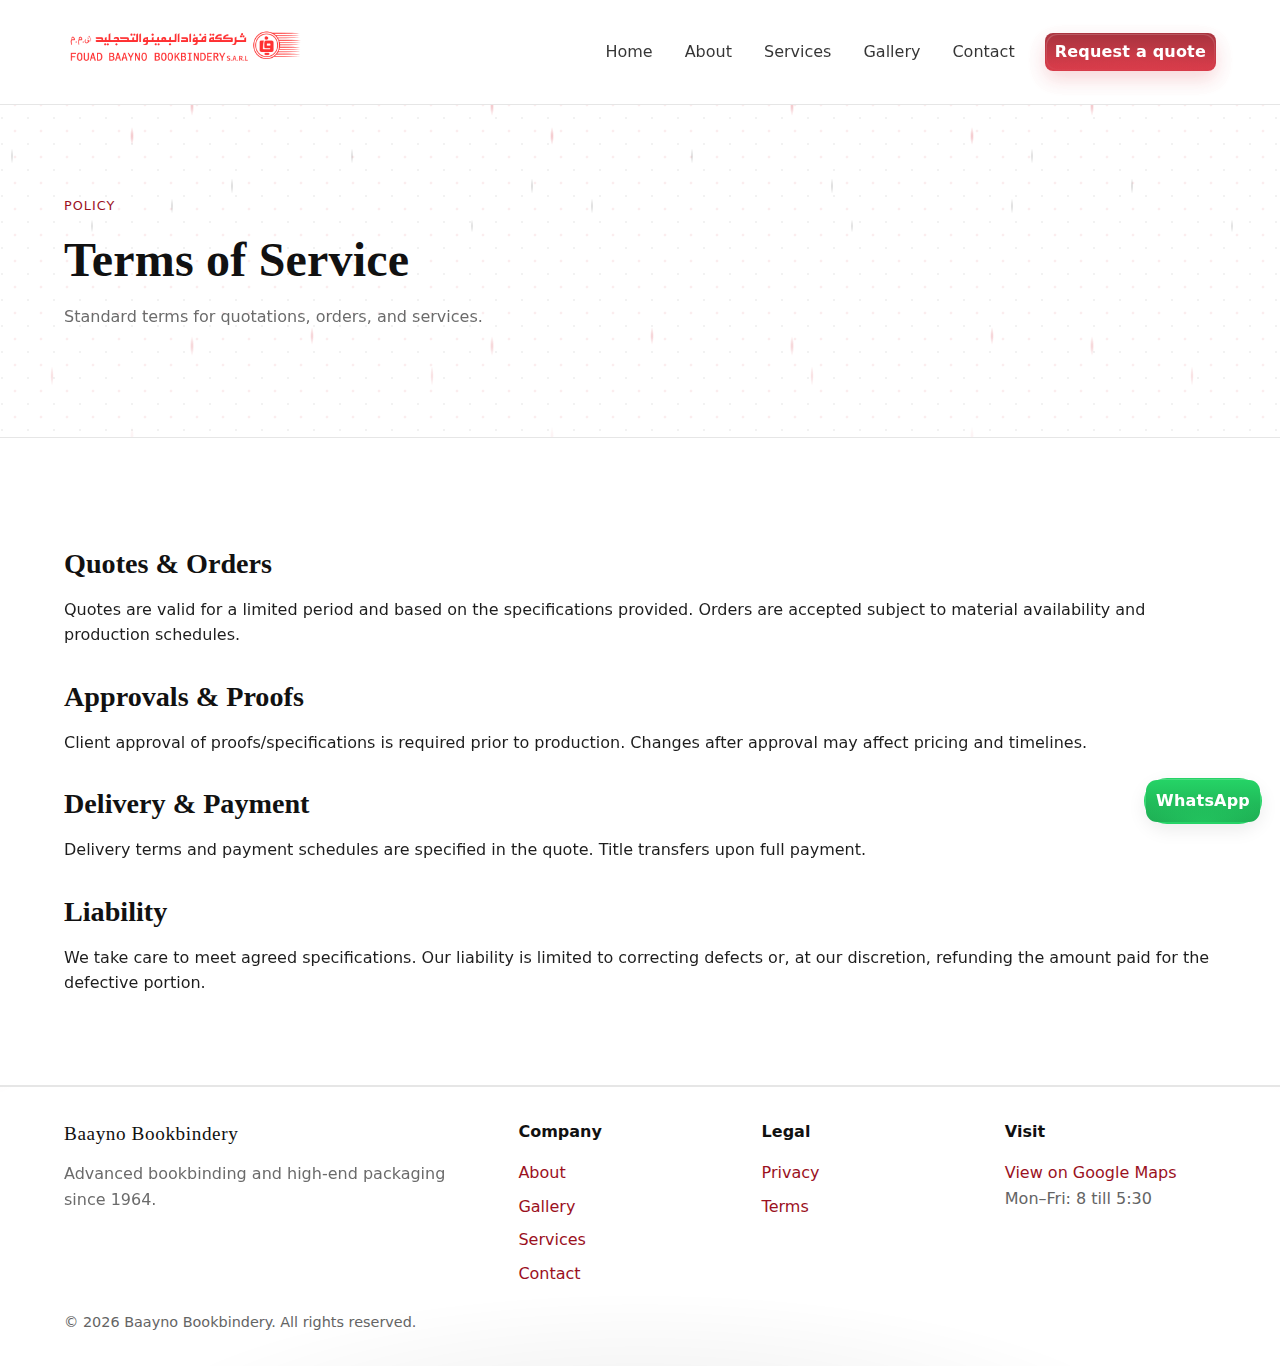
<file: terms.html>
﻿
<!doctype html>
<html lang="en">
<head>
  <meta charset="utf-8" />
  <meta name="viewport" content="width=device-width, initial-scale=1" />
  <title>Terms of Service — Fouad Baayno Bookbindery</title>
  <meta name="description" content="Terms of Service for Fouad Baayno Bookbindery." />
  <link rel="stylesheet" href="assets/css/base.css" />
  <meta name="theme-color" content="#D11A2A" />
  <link rel="icon" href="assets/img/logo.png" sizes="32x32" type="image/png" />
  <link rel="apple-touch-icon" href="assets/img/logo.png" />
</head>
<body>
  <header class="site-header"><div class="container nav"><button class="menu-toggle" type="button" aria-controls="primary-nav" aria-expanded="false" aria-label="Open menu">☰</button><div class="brand"><a href="index.html"><img src="assets/img/logo.png" class="brand-logo" alt="Fouad Baayno Bookbindery" width="1536" height="1024" /></a></div><a class="mobile-cta" href="contact.html" aria-label="Request a quote">📨 <span>Quote</span></a><nav id="primary-nav" class="nav-links" aria-label="Primary"><a href="index.html" data-path="index.html">Home</a><a href="about.html" data-path="about.html">About</a><a href="services.html" data-path="services.html">Services</a><a href="gallery.html" data-path="gallery.html">Gallery</a><a href="contact.html" data-path="contact.html">Contact</a><a class="btn-quote nav-cta" href="contact.html"><span class="points_wrapper"><i class="point"></i><i class="point"></i><i class="point"></i><i class="point"></i><i class="point"></i><i class="point"></i><i class="point"></i><i class="point"></i><i class="point"></i><i class="point"></i></span><span class="inner">Request a quote</span></a></nav></div><div class="nav-overlay" hidden></div></header>
  <main id="main" class="prose">
    <section class="page-header luxury-bg"><div class="container"><div class="eyebrow">Policy</div><h1>Terms of Service</h1><p class="muted">Standard terms for quotations, orders, and services.</p></div></section>
    <section><div class="container prose">
      <h2>Quotes & Orders</h2>
      <p>Quotes are valid for a limited period and based on the specifications provided. Orders are accepted subject to material availability and production schedules.</p>
      <h2>Approvals & Proofs</h2>
      <p>Client approval of proofs/specifications is required prior to production. Changes after approval may affect pricing and timelines.</p>
      <h2>Delivery & Payment</h2>
      <p>Delivery terms and payment schedules are specified in the quote. Title transfers upon full payment.</p>
      <h2>Liability</h2>
      <p>We take care to meet agreed specifications. Our liability is limited to correcting defects or, at our discretion, refunding the amount paid for the defective portion.</p>
    </div></section>
  </main>
  <footer class="luxury-vignette"><div class="container footer-grid"><div><div class="brand">Baayno Bookbindery</div><p class="muted max-w-65ch">Advanced bookbinding and high-end packaging since 1964.</p></div><div><strong>Company</strong><div class="stack-2 mt-4"><a href="about.html">About</a><a href="gallery.html">Gallery</a><a href="services.html">Services</a><a href="contact.html">Contact</a></div></div><div><strong>Legal</strong><div class="stack-2 mt-4"><a href="/privacy.html">Privacy</a><a href="/terms.html">Terms</a></div></div><div><strong>Visit</strong><div class="stack-2 mt-4"><a href="https://maps.google.com/?q=Fouad+Baayno+Bookbindery" target="_blank" rel="noopener">View on Google Maps</a><span class="muted">Mon–Fri: 8 till 5:30</span></div></div></div><div class="container copyright">&copy; <span id="y"></span> Baayno Bookbindery. All rights reserved.</div></footer>
  <a class="btn-quote whatsapp-fab" href="https://wa.me/9613455000" target="_blank" rel="noopener" aria-label="Chat on WhatsApp"><span class="points_wrapper"><i class="point"></i><i class="point"></i><i class="point"></i><i class="point"></i><i class="point"></i><i class="point"></i><i class="point"></i><i class="point"></i><i class="point"></i><i class="point"></i></span><span class="inner">WhatsApp</span></a>
  <script type="module" src="assets/js/main.js"></script><script>document.getElementById('y').textContent = new Date().getFullYear()</script>
</body>
</html>
</file>
<file: assets/css/base.css>
﻿@import url('./tokens.css');

/* Base Reset */
*, *::before, *::after { box-sizing: border-box; }
html, body { height: 100%; }
body {
  margin: 0;
  background: var(--color-bg);
  color: var(--color-text);
  font-family: var(--font-body);
  line-height: 1.6;
  -webkit-font-smoothing: antialiased;
  -moz-osx-font-smoothing: grayscale;
}

img { max-width: 100%; height: auto; display: block; }
svg { display: block; }

/* Typography */
h1, h2, h3, h4 { font-family: var(--font-heading); line-height: 1.2; margin-block: var(--space-8) var(--space-4); }
h1 { font-size: clamp(2.2rem, 3vw, 3.2rem); letter-spacing: 0.2px; }
h2 { font-size: clamp(1.6rem, 2.2vw, 2.2rem); }
h3 { font-size: clamp(1.2rem, 1.8vw, 1.6rem); }
p { color: var(--color-text); opacity: 0.95; margin-block: var(--space-3); }
small, .muted { color: var(--color-muted); }

/* Links & Buttons */
a { color: var(--color-accent-2); text-decoration: none; }
a:hover { color: var(--color-accent); }
.link-accent { color: var(--color-accent); }
button, .btn {
  appearance: none; border: 1px solid var(--color-border);
  background: #ffffff;
  color: var(--color-text);
  padding: 12px 18px; border-radius: var(--radius);
  cursor: pointer; transition: transform .15s ease, box-shadow .2s ease;
}
/* Fancy Get-a-Quote button (brand colors, no corner fold) */
.btn-quote {
  --round: 12px;
  --space: 1px;
  position: relative;
  display: inline-flex;
  align-items: center;
  justify-content: center;
  gap: 6px;
  padding: 10px 16px;
  border: none;
  border-radius: var(--round);
  color: #fff;
  background:
    radial-gradient(65% 65% at 50% 100%, color-mix(in srgb, var(--color-accent) 80%, transparent) 0%, transparent 100%),
    linear-gradient(0deg, var(--color-accent), var(--color-accent-2));
  box-shadow: 0 8px 20px rgba(209,26,42,0.22);
  transition: transform .2s ease, box-shadow .2s ease, background .3s ease;
}
.btn-quote::before,
.btn-quote::after {
  content: "";
  position: absolute;
  inset: var(--space);
  border-radius: calc(var(--round) - var(--space));
  z-index: 0;
  transition: all .4s ease;
}
.btn-quote::before { background: linear-gradient(178deg, rgba(255,255,255,0.18) 0%, rgba(255,255,255,0) 100%); }
.btn-quote::after {
  inset: calc(var(--space) + 1px);
  background:
    radial-gradient(65% 65% at 50% 100%, color-mix(in srgb, var(--color-accent) 60%, transparent) 0%, transparent 100%),
    linear-gradient(0deg, var(--color-accent), var(--color-accent-2));
}
.btn-quote:active { transform: translateY(1px) scale(0.98); }
.btn-quote .points_wrapper { position: absolute; inset: 0; overflow: hidden; z-index: 1; pointer-events: none; }
.btn-quote .point { position: absolute; bottom: -10px; width: 2px; height: 2px; border-radius: 999px; background: #fff; opacity: .9; animation: floating-points 2.4s ease-in-out infinite; }
.btn-quote .point:nth-child(1){ left:10%; animation-duration:2.35s; animation-delay:.2s }
.btn-quote .point:nth-child(2){ left:30%; opacity:.7; animation-duration:2.5s; animation-delay:.5s }
.btn-quote .point:nth-child(3){ left:25%; opacity:.8; animation-duration:2.2s; animation-delay:.1s }
.btn-quote .point:nth-child(4){ left:44%; opacity:.6; animation-duration:2.05s }
.btn-quote .point:nth-child(5){ left:50%; animation-duration:1.9s }
.btn-quote .point:nth-child(6){ left:75%; opacity:.5; animation-duration:1.5s; animation-delay:1.5s }
.btn-quote .point:nth-child(7){ left:88%; opacity:.9; animation-duration:2.2s; animation-delay:.2s }
.btn-quote .point:nth-child(8){ left:58%; opacity:.8; animation-duration:2.25s; animation-delay:.2s }
.btn-quote .point:nth-child(9){ left:98%; opacity:.6; animation-duration:2.6s; animation-delay:.1s }
.btn-quote .point:nth-child(10){ left:65%; animation-duration:2.5s; animation-delay:.2s }
.btn-quote .inner { position: relative; z-index: 2; color: #fff; display: inline-flex; align-items: center; gap: 6px; font-weight: 600; letter-spacing: .2px; }
.btn-quote .inner .icon { width: 18px; height: 18px; transition: fill .1s linear; }
.btn-quote:hover .inner .icon { fill: transparent; animation: dasharray 1s linear forwards, filled .1s linear forwards .95s; }
/* Book emoji icon variant */
.btn-quote .icon-books { display: inline-grid; place-items: center; width: 18px; height: 18px; position: relative; margin-right: 2px; }
.btn-quote .icon-books .b1, .btn-quote .icon-books .b2 { display: block; line-height: 1; font-size: 18px; }
.btn-quote .icon-books .b2 { position: absolute; inset: 0; transform: translate(2px, -2px) rotate(-6deg); opacity: .38; }
.btn-quote:hover .icon-books { transform: translateY(-1px); }

@keyframes floating-points { 0% { transform: translateY(0); opacity: 1; } 85% { opacity: 0; } 100% { transform: translateY(-55px); opacity: 0; } }
@keyframes dasharray { from { stroke-dasharray: 0 0 0 0; } to { stroke-dasharray: 68 68 0 0; } }
@keyframes filled { to { fill: white; } }
/* Uiverse-inspired glowing primary button */
.btn-primary {
  position: relative;
  border: none;
  color: #fff;
  background: linear-gradient(135deg, var(--color-accent), var(--color-accent-2));
  box-shadow: 0 8px 20px rgba(209,26,42,0.25);
}
.btn-primary::before{
  content: ""; position: absolute; inset: -3px; z-index: -1; border-radius: inherit;
  background: conic-gradient(from 180deg at 50% 50%, #ff6b6b, #d11a2a, #9b111e, #ff6b6b);
  filter: blur(14px); opacity: 0; transition: opacity .2s ease;
}
.btn-primary:hover { transform: translateY(-1px); box-shadow: 0 10px 24px rgba(209,26,42,0.3); }
.btn-primary:hover::before{ opacity: .45; }
.btn-ghost { background: transparent; color: var(--color-accent-2); border-color: var(--color-accent-2); }
.btn-ghost:hover { color: var(--color-accent); border-color: var(--color-accent); background-color: rgba(209,26,42,0.06); }
.btn-full { width: 100%; }

/* Focus styles */
:focus-visible { outline: none; box-shadow: var(--shadow-focus); border-radius: var(--radius); }

/* Layout */
.container { max-width: var(--container); margin-inline: auto; padding-inline: var(--space-6); }
.stack-2 > * + * { margin-block-start: var(--space-2); }
.stack-4 > * + * { margin-block-start: var(--space-4); }
.stack-8 > * + * { margin-block-start: var(--space-8); }
.cluster { display: flex; gap: var(--space-4); align-items: center; flex-wrap: wrap; }
.grid { display: grid; gap: var(--space-6); }
.grid-2 { grid-template-columns: repeat(2, minmax(0, 1fr)); }
.grid-3 { grid-template-columns: repeat(3, minmax(0, 1fr)); }
@media (max-width: 900px) { .grid-2, .grid-3 { grid-template-columns: 1fr; } }

/* Header */

/* Fixed header with smooth shrink */
header.site-header { position: fixed; inset: 0 0 auto 0; z-index: 50; width: 100%; background: rgba(255,255,255,0.75); backdrop-filter: blur(8px); border-bottom: 1px solid var(--color-border); transition: background .2s ease, box-shadow .2s ease, padding .2s ease; }
.nav { display: flex; align-items: center; justify-content: space-between; padding-block: 2px; transition: padding .2s ease; }
header.site-header.scrolled { background: rgba(255,255,255,0.92); box-shadow: 0 6px 18px rgba(0,0,0,0.06); }
header.site-header.scrolled .nav { padding-block: 2px; }
.brand { font-family: var(--font-heading); font-size: 1.2rem; letter-spacing: 0.6px; }
.brand a { display: inline-flex; align-items: center; gap: 10px; }
.brand-logo { height: 90px; width: auto; display: block; transform: scale(1.8); transform-origin: left center; }
@media (max-width: 700px) { .brand-logo { height: 80px; transform: scale(1.5); } }
header.site-header.scrolled .brand-logo { height: 72px; transform: scale(1.4); }
.nav-links { display: flex; gap: 12px; align-items: center; }
.nav-links a { color: var(--color-text); opacity: .85; padding: 6px 10px; border-radius: 8px; transition: color .15s ease, background-color .15s ease; }
.nav-links a:hover, .nav-links a:focus-visible { color: var(--color-accent); background-color: rgba(209,26,42,0.08); opacity: 1; }
.nav-links a[aria-current="page"] { color: var(--color-accent); background-color: rgba(209,26,42,0.12); font-weight: 600; opacity: 1; }
.nav-links .nav-cta { margin-inline-start: 8px; }
.lang-switch { border-left: 1px solid var(--color-border); padding-inline-start: 14px; margin-inline-start: 8px; }
/* Offset page for fixed header */
body { padding-top: var(--header-height); }

/* Mobile header controls */
.menu-toggle { display: none; align-items: center; justify-content: center; width: 40px; height: 40px; border-radius: 8px; border: 1px solid var(--color-border); background: #fff; font-size: 20px; }
.mobile-cta { display: none; align-items: center; gap: 6px; padding: 8px 10px; border: 1px solid var(--color-border); border-radius: 999px; color: var(--color-text); background: #fff; }
.nav-overlay { position: fixed; inset: 0; background: rgba(0,0,0,0.35); backdrop-filter: blur(1px); display: none; }
.no-scroll { overflow: hidden; }

@media (max-width: 768px) {
  .menu-toggle { display: inline-flex; }
  .mobile-cta { display: inline-flex; margin-inline-start: auto; }
  .site-header .container.nav { display: grid; grid-template-columns: auto 1fr auto; align-items: center; gap: 10px; }
  .brand { order: 2; }
  .menu-toggle { order: 1; }
  .mobile-cta { order: 3; }
  .nav-links {
    position: fixed; top: 0; right: 0; height: 100vh; width: min(84vw, 320px);
    background: #fff; box-shadow: -10px 0 30px rgba(0,0,0,0.12);
    padding: 80px 20px 20px; flex-direction: column; align-items: flex-start; gap: 6px;
    transform: translateX(100%); transition: transform .25s ease;
    z-index: 1001;
  }
  header.site-header.nav-open .nav-links { transform: translateX(0); }
  header.site-header.nav-open .nav-overlay { display: block; z-index: 1000; }
}

/* Hero */
.hero { padding-block: clamp(56px, 8vw, 115px); background:
  radial-gradient(900px 420px at 20% -10%, rgba(209,26,42,0.08), transparent 60%),
  linear-gradient(#fff, #fff);
  border-bottom: 1px solid var(--color-border);
  box-shadow: inset 0 -1px 0 rgba(209,26,42,0.18), inset 0 120px 120px -120px rgba(0,0,0,0.06);
}
.hero .container { position: relative; z-index: 1; }

/* Page header (compact alternative to hero) */
.page-header { padding-block: clamp(40px, 8vw, 96px); background: #fff; border-bottom: 1px solid var(--color-border); }
.page-header h1 { margin-block: var(--space-4); font-size: clamp(2.2rem, 4vw, 3rem); line-height: 1.15; }
.page-header .muted { max-width: 65ch; }

/* Uiverse-inspired luxury dotted background (red/black) */
.hero.luxury-bg { position: relative; overflow: hidden; background: #fff; }
/* Older-style dot mesh (fine, static), sits under falling dots */
.hero.luxury-bg::before {
  content: ""; position: absolute; inset: -10% -10%; z-index: 0; pointer-events: none;
  --mesh-red: rgba(209,26,42,0.10);
  --mesh-black: rgba(0,0,0,0.06);
  background-image:
    radial-gradient(circle, var(--mesh-red) 1.1px, transparent 1.7px),
    radial-gradient(circle, var(--mesh-black) 1px, transparent 1.6px);
  background-size:
    26px 26px,
    26px 26px;
  background-position:
    0 0,
    13px 13px;
}

/* Falling dots (random-like, luxury red/black) */
.hero.luxury-bg::after {
  content: ""; position: absolute; inset: -10% -10%; z-index: 0; pointer-events: none;
  --rain-red: rgba(209,26,42,0.35);
  --rain-black: rgba(0,0,0,0.22);
  background-image:
    radial-gradient(2px 10px at 20px 40px, var(--rain-red), transparent),
    radial-gradient(1.5px 8px at 60px 120px, var(--rain-black), transparent),
    radial-gradient(1.8px 9px at 100px 10px, var(--rain-red), transparent),
    radial-gradient(1.3px 8px at 140px 90px, var(--rain-black), transparent),
    radial-gradient(1.7px 10px at 180px 30px, var(--rain-red), transparent),
    radial-gradient(1.2px 7px at 220px 160px, var(--rain-black), transparent),
    radial-gradient(1.9px 9px at 260px 70px, var(--rain-red), transparent),
    radial-gradient(1.4px 8px at 300px 140px, var(--rain-black), transparent),
    radial-gradient(1.8px 10px at 340px 50px, var(--rain-red), transparent),
    radial-gradient(1.3px 8px at 380px 110px, var(--rain-black), transparent),
    radial-gradient(1.7px 9px at 420px 20px, var(--rain-red), transparent),
    radial-gradient(1.2px 7px at 460px 150px, var(--rain-black), transparent),
    radial-gradient(1.6px 9px at 40px 90px, var(--rain-red), transparent),
    radial-gradient(1.3px 8px at 80px 30px, var(--rain-black), transparent),
    radial-gradient(1.5px 9px at 120px 170px, var(--rain-red), transparent),
    radial-gradient(1.2px 7px at 160px 60px, var(--rain-black), transparent),
    radial-gradient(1.8px 10px at 200px 100px, var(--rain-red), transparent),
    radial-gradient(1.4px 8px at 240px 20px, var(--rain-black), transparent),
    radial-gradient(1.9px 9px at 280px 150px, var(--rain-red), transparent),
    radial-gradient(1.2px 7px at 320px 80px, var(--rain-black), transparent),
    radial-gradient(1.7px 9px at 360px 10px, var(--rain-red), transparent),
    radial-gradient(1.4px 8px at 400px 130px, var(--rain-black), transparent),
    radial-gradient(1.6px 9px at 440px 60px, var(--rain-red), transparent),
    radial-gradient(1.2px 7px at 480px 190px, var(--rain-black), transparent);
  background-size:
    300px 240px,
    300px 280px,
    340px 260px,
    340px 300px,
    380px 280px,
    380px 320px,
    420px 300px,
    420px 340px,
    460px 320px,
    460px 360px,
    500px 340px,
    500px 380px,
    280px 220px,
    320px 240px,
    360px 260px,
    400px 280px,
    440px 300px,
    480px 320px,
    520px 340px,
    560px 360px,
    600px 380px,
    640px 400px,
    680px 420px,
    720px 440px;
  background-position:
    0 0,
    0 0,
    0 0,
    0 0,
    0 0,
    0 0,
    0 0,
    0 0,
    0 0,
    0 0,
    0 0,
    0 0,
    0 0,
    0 0,
    0 0,
    0 0,
    0 0,
    0 0,
    0 0,
    0 0,
    0 0,
    0 0,
    0 0,
    0 0;
  animation: rainRich 42s linear infinite;
  -webkit-mask-image: linear-gradient(to bottom, rgba(0,0,0,1) 0%, rgba(0,0,0,1) 78%, rgba(0,0,0,0) 100%);
          mask-image: linear-gradient(to bottom, rgba(0,0,0,1) 0%, rgba(0,0,0,1) 78%, rgba(0,0,0,0) 100%);
}

/* Apply luxury background to compact page headers as well */
.page-header.luxury-bg { position: relative; overflow: hidden; background: #fff; }
.page-header.luxury-bg::before {
  content: ""; position: absolute; inset: -10% -10%; z-index: 0; pointer-events: none;
  --mesh-red: rgba(209,26,42,0.08);
  --mesh-black: rgba(0,0,0,0.05);
  background-image:
    radial-gradient(circle, var(--mesh-red) 1.1px, transparent 1.7px),
    radial-gradient(circle, var(--mesh-black) 1px, transparent 1.6px);
  background-size: 26px 26px, 26px 26px;
  background-position: 0 0, 13px 13px;
}
.page-header.luxury-bg::after {
  content: ""; position: absolute; inset: -10% -10%; z-index: 0; pointer-events: none;
  --rain-red: rgba(209,26,42,0.30);
  --rain-black: rgba(0,0,0,0.18);
  background-image:
    radial-gradient(2px 10px at 20px 40px, var(--rain-red), transparent),
    radial-gradient(1.5px 8px at 60px 120px, var(--rain-black), transparent),
    radial-gradient(1.8px 9px at 100px 10px, var(--rain-red), transparent),
    radial-gradient(1.3px 8px at 140px 90px, var(--rain-black), transparent),
    radial-gradient(1.7px 10px at 180px 30px, var(--rain-red), transparent),
    radial-gradient(1.2px 7px at 220px 160px, var(--rain-black), transparent),
    radial-gradient(1.9px 9px at 260px 70px, var(--rain-red), transparent),
    radial-gradient(1.4px 8px at 300px 140px, var(--rain-black), transparent);
  background-size:
    300px 240px,
    300px 280px,
    340px 260px,
    340px 300px,
    380px 280px,
    380px 320px,
    420px 300px,
    420px 340px;
  background-position: 0 0, 0 0, 0 0, 0 0, 0 0, 0 0, 0 0, 0 0;
  animation: rainRich 42s linear infinite;
  -webkit-mask-image: linear-gradient(to bottom, rgba(0,0,0,1) 0%, rgba(0,0,0,1) 60%, rgba(0,0,0,0) 100%);
          mask-image: linear-gradient(to bottom, rgba(0,0,0,1) 0%, rgba(0,0,0,1) 60%, rgba(0,0,0,0) 100%);
}

@keyframes rainRich {
  from {
    background-position:
      0   0,
      0   0,
      0   0,
      0   0,
      0   0,
      0   0,
      0   0,
      0   0,
      0   0,
      0   0,
      0   0,
      0   0,
      0   0,
      0   0,
      0   0,
      0   0,
      0   0,
      0   0,
      0   0,
      0   0,
      0   0,
      0   0,
      0   0;
  }
  to {
    /* Different distances create varied speeds */
    background-position:
      0 1400px,
      0 1800px,
      0 1200px,
      0 2000px,
      0 1600px,
      0 2200px,
      0 1800px,
      0 2400px,
      0 2000px,
      0 2600px,
      0 2200px,
      0 2800px,
      0 1700px,
      0 2100px,
      0 1500px,
      0 2300px,
      0 1900px,
      0 2500px,
      0 2100px,
      0 2700px,
      0 2300px,
      0 2900px,
      0 2500px,
      0 3100px;
  }
}

/* Footer vignette (non-hero richer vignette) */
footer.luxury-vignette { position: relative; overflow: hidden; }
footer.luxury-vignette::before {
  content: ""; position: absolute; inset: -10% -10%; z-index: 0; pointer-events: none;
  background:
    radial-gradient(900px 280px at 50% 120%, rgba(0,0,0,0.08), transparent 60%),
    radial-gradient(600px 200px at -10% -10%, rgba(209,26,42,0.05), transparent 60%),
    radial-gradient(600px 200px at 110% -10%, rgba(209,26,42,0.05), transparent 60%);
}
footer.luxury-vignette > * { position: relative; z-index: 1; }
.eyebrow { color: var(--color-accent-2); letter-spacing: 1px; text-transform: uppercase; font-size: 0.8rem; }
.hero h1 { margin-block: var(--space-4); font-size: clamp(3rem, 5vw, 4rem); line-height: 1.12; }
.hero-sub { color: var(--color-muted); max-width: 65ch; }
.hero-cta { margin-block-start: var(--space-6); }

/* Hero grid and art */
.hero-grid { display: grid; grid-template-columns: 1.15fr 1fr; gap: clamp(24px, 4vw, 56px); align-items: center; }
.hero-copy { z-index: 1; }
.hero-art { position: relative; min-height: 280px; aspect-ratio: 4/3; display: grid; place-items: center; }
.hero-art svg { width: 100%; height: auto; filter: drop-shadow(0 10px 24px rgba(0,0,0,0.12)); }
@media (max-width: 900px) { .hero-grid { grid-template-columns: 1fr; } .hero-art { order: -1; min-height: 200px; } }

/* Proof chips */
.proof-chips { display: flex; gap: 10px; flex-wrap: wrap; margin-top: var(--space-4); }
.chip-proof { border: 1px solid rgba(209,26,42,0.35); color: var(--color-accent-2); background: #fff; padding: 6px 12px; border-radius: 999px; font-weight: 600; font-size: .85rem; }
.chip-proof:hover { background: rgba(209,26,42,0.06); }

/* CTA arrows */
.btn.with-arrow { display: inline-flex; align-items: center; gap: 8px; }
.btn.with-arrow .arrow { transition: transform .15s ease; }
.btn.with-arrow:hover .arrow { transform: translateX(4px); }

/* Scroll hint */
.scroll-hint { position: absolute; left: 50%; transform: translateX(-50%); bottom: 10px; color: var(--color-accent-2); opacity: .85; text-decoration: none; display: inline-flex; align-items: center; gap: 8px; font-size: .95rem; }
.scroll-hint svg { width: 18px; height: 18px; }
@media (prefers-reduced-motion: no-preference) {
  .scroll-hint { animation: floatY 2.6s ease-in-out infinite; }
}
@keyframes floatY { 0%,100% { transform: translate(-50%, 0); } 50% { transform: translate(-50%, -6px); } }

/* Sections */
section { padding-block: clamp(32px, 6vw, 80px); border-bottom: 1px solid var(--color-border); }
.section-title { display: flex; align-items: baseline; justify-content: space-between; margin-block-end: var(--space-6); }
.card { position: relative; overflow: hidden; background: var(--color-surface); border: 1px solid var(--color-border); border-radius: var(--radius-lg); padding: var(--space-6); box-shadow: var(--shadow-soft); transition: transform .15s ease, box-shadow .2s ease; }



.card:hover { transform: translateY(-2px); box-shadow: 0 10px 28px rgba(0,0,0,0.10); }
.kpi { font-family: var(--font-heading); font-size: 2rem; color: var(--color-accent-2); }
.logo-row { display: grid; grid-template-columns: repeat(auto-fit, minmax(120px, 1fr)); gap: var(--space-6); align-items: center; opacity: .9; }
.logo-row img { filter: grayscale(1) contrast(1.1) brightness(.9); opacity: .9; }

/* Featured thumbs */
.thumb { width: 100%; aspect-ratio: 4/3; border-radius: var(--radius-lg); border: 1px solid var(--color-border); background:
  linear-gradient(135deg, rgba(209,26,42,0.06), rgba(0,0,0,0.03));
  margin-bottom: var(--space-4);
}
.thumb img { width: 100%; height: 100%; object-fit: cover; border-radius: inherit; display: block; }

/* Services grid visual thumbs */
.svc-thumb { width: 100%; aspect-ratio: 4/3; border-radius: var(--radius-lg); border: 1px solid var(--color-border); margin-bottom: var(--space-3);
  background: var(--svc-thumb, linear-gradient(135deg, rgba(209,26,42,0.06), rgba(0,0,0,0.03)));
}
.services-grid { gap: var(--space-6); grid-template-columns: 1fr; grid-auto-rows: 1fr; }
@media (min-width: 700px) { .services-grid { grid-template-columns: repeat(2, minmax(0, 1fr)); } }
@media (min-width: 1100px) { .services-grid { grid-template-columns: repeat(3, minmax(0, 1fr)); } }
.services-grid .svc-card { display: flex; flex-direction: column; gap: 10px; height: 100%; }
.services-grid .svc-icon { width: 44px; height: 44px; color: var(--color-accent-2); }
.services-grid .svc-card:hover { transform: translateY(-2px); box-shadow: 0 10px 28px rgba(0,0,0,0.10); }
.svc-thumb, .thumb { overflow: hidden; }
.svc-thumb img, .thumb img { width: 100%; height: 100%; object-fit: cover; border-radius: inherit; display: block; }

/* Gallery grid */
.gallery-grid { gap: var(--space-8); }

/* Darker lower part on home after hero */
.home-dark main > section:not(:first-of-type) { background: #f7f7f7; }

/* removed embellishments */
.svc-card .svc-fancy { position: relative; height: 120px; margin-bottom: var(--space-3); border-radius: var(--radius-lg); overflow: hidden; background: transparent; }
.svc-card .svc-fancy .wave { position: absolute; width: 360px; height: 420px; opacity: 0.35; left: -40%; top: -55%; border-radius: 40%;
  background: linear-gradient(744deg, var(--color-accent), var(--color-accent-2) 60%, rgba(209,26,42,0.85));
  animation: waveSlow 50s infinite linear; filter: saturate(0.9);
}
.svc-card .svc-fancy .wave:nth-child(2) { top: 5%; left: -30%; opacity: .28; animation-duration: 60s; }
.svc-card .svc-fancy .wave:nth-child(3) { top: -25%; left: -20%; opacity: .22; animation-duration: 70s; }
@keyframes waveSlow { from { transform: rotate(0deg); } to { transform: rotate(360deg); } }

/* Mini book (opening on hover) */
.svc-card .book-mini { position: absolute; right: 14px; bottom: 10px; width: 120px; height: 80px; border-radius: 10px; background: #fff; box-shadow: 0 6px 16px rgba(0,0,0,0.15);
  transform-style: preserve-3d; perspective: 1200px; display: grid; place-items: center; color: var(--color-text);
}
.svc-card .book-mini .page { font-size: .9rem; font-weight: 600; z-index: 0; }
.svc-card .book-mini .cover { position: absolute; inset: 0; background: linear-gradient(135deg, var(--color-accent), var(--color-accent-2)); border-radius: 10px; cursor: pointer; transition: transform .5s ease; transform-origin: left center; box-shadow: 1px 1px 12px rgba(0,0,0,0.35); display: grid; place-items: center; color: #fff; font-weight: 700; }
.svc-card:hover .book-mini .cover { transform: rotateY(-80deg); }
@media (max-width: 900px), (prefers-reduced-motion: reduce) { .svc-card:hover .book-mini .cover { transform: none; } }

/* New: Opening-book service cards (as full cards) */
.svc-open-card { position: relative; border: 1px solid var(--color-border); border-radius: var(--radius-lg); background: var(--color-surface); box-shadow: var(--shadow-soft); overflow: hidden; min-height: 260px; }
.svc-open-card .waves { position: absolute; inset: 0; pointer-events: none; }
.svc-open-card .waves .wave { position: absolute; width: 520px; height: 640px; opacity: 0.28; left: -40%; top: -60%; border-radius: 40%; background: linear-gradient(744deg, var(--color-accent), var(--color-accent-2) 60%, rgba(209,26,42,0.85)); animation: waveSlow 55s infinite linear; filter: saturate(.9); }
.svc-open-card .waves .wave:nth-child(2) { top: 10%; left: -25%; opacity: .22; animation-duration: 65s; }
.svc-open-card .waves .wave:nth-child(3) { top: -30%; left: -10%; opacity: .18; animation-duration: 75s; }
.svc-open-card .svc-open-content { position: relative; z-index: 1; padding: var(--space-6); transition: opacity .35s ease; }
.svc-open-card .svc-open-content h3 { margin: 0 0 6px; }
.svc-open-card .svc-open-content p { margin: 0 0 8px; }
.svc-open-card .svc-open-cover { position: absolute; inset: 0; background: linear-gradient(135deg, var(--color-accent), var(--color-accent-2)); color: #fff; border-radius: inherit; box-shadow: 1px 1px 18px rgba(0,0,0,0.25); transform-origin: left center; transition: transform .55s ease; display: grid; place-items: center; z-index: 2; }
.svc-open-card .svc-open-cover .cover-title { font-weight: 700; letter-spacing: .3px; }
.svc-open-card:hover .svc-open-cover { transform: rotateY(-90deg); }
@media (max-width: 900px), (prefers-reduced-motion: reduce) { .svc-open-card:hover .svc-open-cover { transform: none; } }

/* Map embed */
.map-embed { width: 100%; aspect-ratio: 16/9; border: 1px solid var(--color-border); border-radius: var(--radius-lg); overflow: hidden; box-shadow: var(--shadow-soft); }
.map-embed.sm { aspect-ratio: 4/3; box-shadow: none; }
.map-embed iframe { width: 100%; height: 100%; border: 0; }

/* Materials palette */
.swatches { display: grid; grid-template-columns: repeat(4, minmax(0, 1fr)); gap: var(--space-6); }
@media (max-width: 900px) { .swatches { grid-template-columns: repeat(2, minmax(0, 1fr)); } }
.swatch { position: relative; border: 1px solid var(--color-border); border-radius: var(--radius-lg); overflow: hidden; min-height: 120px; box-shadow: var(--shadow-soft); background: #fff; }
.swatch .label { position: absolute; left: 12px; bottom: 10px; background: rgba(255,255,255,0.85); color: var(--color-text); padding: 4px 8px; border-radius: 999px; font-weight: 600; font-size: .9rem; }
.swatch::after { content: ""; position: absolute; inset: -20% -60% auto -60%; height: 200%; background: linear-gradient(120deg, rgba(255,255,255,.0) 0%, rgba(255,255,255,.35) 35%, rgba(255,255,255,0) 60%); transform: translateX(-100%); transition: transform .8s ease; }
.swatch:hover::after { transform: translateX(220%); }
.swatch.paper { background: repeating-linear-gradient(0deg, #f8f8f8, #f8f8f8 8px, #f1f1f1 8px, #f1f1f1 16px); }
.swatch.fabric { background: repeating-linear-gradient(45deg, rgba(0,0,0,0.03) 0 6px, rgba(0,0,0,0.06) 6px 12px), #f8f3f0; }
.swatch.foil { background: linear-gradient(135deg, #b98a00, #f0d567 35%, #fff4c2 50%, #e0c24f 65%, #b98a00); filter: saturate(0.9); }
.swatch.emboss { background: radial-gradient(circle at 30% 30%, rgba(0,0,0,0.06), transparent 40%), radial-gradient(circle at 70% 70%, rgba(0,0,0,0.05), transparent 45%), #fafafa; }

/* Process timeline */
.timeline { position: relative; display: grid; grid-template-columns: repeat(6, 1fr); gap: var(--space-6); }
@media (max-width: 900px) { .timeline { grid-template-columns: 1fr; } }
.step { position: relative; text-align: center; }
.step .node { width: 42px; height: 42px; border-radius: 50%; background: var(--color-accent); color: #fff; display: grid; place-items: center; margin: 0 auto var(--space-3); box-shadow: 0 6px 16px rgba(209,26,42,0.25); animation: floatStep 4s ease-in-out infinite; }
.step h4 { margin: 0 0 4px; font-size: 1rem; }
.step p { margin: 0; font-size: .9rem; color: var(--color-muted); }
.timeline::before { content: ""; position: absolute; left: 0; right: 0; top: 21px; height: 2px; background: linear-gradient(90deg, rgba(209,26,42,0.25), rgba(0,0,0,0.10)); z-index: 0; }
@media (max-width: 900px) { .timeline::before { display: none; } }
.step:nth-child(1) .node { animation-delay: .0s }
.step:nth-child(2) .node { animation-delay: .3s }
.step:nth-child(3) .node { animation-delay: .6s }
.step:nth-child(4) .node { animation-delay: .9s }
.step:nth-child(5) .node { animation-delay: 1.2s }
.step:nth-child(6) .node { animation-delay: 1.5s }
@keyframes floatStep { 0%,100% { transform: translateY(0); } 50% { transform: translateY(-3px); } }

/* Toggles + floating actions */
/* removed toggles */

.whatsapp-fab { position: fixed; right: 16px; bottom: 80px; z-index: 60; text-decoration: none; }
/* Make WhatsApp button reuse fancy red button effect but green */
.whatsapp-fab {
  background:
    radial-gradient(65% 65% at 50% 100%, color-mix(in srgb, #25D366 80%, transparent) 0%, transparent 100%),
    linear-gradient(0deg, #1DA851, #25D366);
}
.whatsapp-fab::after {
  background:
    radial-gradient(65% 65% at 50% 100%, color-mix(in srgb, #25D366 60%, transparent) 0%, transparent 100%),
    linear-gradient(0deg, #1DA851, #25D366);
}

/* Removed legacy services wheel styles */

@keyframes orbit {
  from { transform: rotate(0deg); }
  to   { transform: rotate(360deg); }
}

/* Responsive fallback: list on small screens */
@media (max-width: 900px) {
  .services-wheel { display: none; }
  .services-grid { display: grid !important; }
}

/* Design concepts layout */
.concepts-grid { display: grid; gap: var(--space-6); grid-template-columns: repeat(3, minmax(0, 1fr)); }
@media (max-width: 900px) { .concepts-grid { grid-template-columns: 1fr; } }
.concept { border: 1px solid var(--color-border); border-radius: var(--radius-lg); background: #fff; box-shadow: var(--shadow-soft); overflow: hidden; }
.concept-header { padding: var(--space-4) var(--space-6); border-bottom: 1px solid var(--color-border); display: flex; align-items: baseline; justify-content: space-between; }
.concept-header h3 { margin: 0; }
.concept-preview { position: relative; height: clamp(360px, 50vw, 480px); background:
  radial-gradient(800px 400px at 20% -10%, rgba(209,26,42,0.04), transparent 60%),
  radial-gradient(800px 400px at 80% 120%, rgba(0,0,0,0.04), transparent 60%),
  #fff; }
.concept-body { padding: var(--space-4) var(--space-6) var(--space-6); display: flex; justify-content: space-between; align-items: center; }

/* Design A â€” Diamond grid */
.design-a .diamond { position: absolute; inset: var(--space-6); display: grid; grid-template-columns: repeat(3, 1fr); grid-template-rows: repeat(3, 1fr); gap: 24px; }
.design-a .diamond-center { grid-column: 2; grid-row: 2; display: grid; place-items: center; text-align: center; border: 2px solid var(--color-accent); border-radius: 50%; background: #fff; box-shadow: 0 10px 28px rgba(0,0,0,.08) inset; }
.design-a .diamond-center h4 { margin: 0 0 6px; }
.design-a .diamond-center p { margin: 0; color: var(--color-muted); font-size: .95rem; }
.design-a .diamond .chip { align-self: center; justify-self: center; background: #fff; border-color: var(--color-border); box-shadow: 0 6px 18px rgba(0,0,0,.06); }
.design-a .diamond .pos-tl { grid-column: 1; grid-row: 1; }
.design-a .diamond .pos-tr { grid-column: 3; grid-row: 1; }
.design-a .diamond .pos-bl { grid-column: 1; grid-row: 3; }
.design-a .diamond .pos-br { grid-column: 3; grid-row: 3; }

/* Design B â€” Uses services wheel inside preview */
.design-b .services-wheel { height: 100%; }
.design-b .wheel { --wheel-size: clamp(260px, 42vw, 420px); }
.design-b .wheel-center { width: 52%; }

/* Design C â€” Arc showcase */
.design-c .arc { position: absolute; inset: var(--space-6); border-radius: 16px; }
.design-c .arc-track { position: absolute; left: 50%; bottom: 12%; width: 80%; height: 50%; transform: translateX(-50%); border-bottom-left-radius: 800px; border-bottom-right-radius: 800px; border: 1px dashed rgba(0,0,0,.1); border-top: none; }
.design-c .arc-item { position: absolute; left: 50%; bottom: 12%; transform-origin: left bottom; }
.design-c .arc-item > .chip { background: #fff; border-color: var(--color-border); box-shadow: 0 6px 18px rgba(0,0,0,.06); font-weight: 600; }
.design-c .arc-item[data-angle] { --a: attr(data-angle angle); }
.design-c .arc-item.a1 { transform: rotate(-70deg) translateX(42%) rotate(70deg); }
.design-c .arc-item.a2 { transform: rotate(-35deg) translateX(42%) rotate(35deg); }
.design-c .arc-item.a3 { transform: rotate(0deg) translateX(42%) rotate(0deg); }
.design-c .arc-item.a4 { transform: rotate(35deg) translateX(42%) rotate(-35deg); }
.design-c .arc-item.a5 { transform: rotate(70deg) translateX(42%) rotate(-70deg); }

/* Services Ribbon (single elegant design) */
.services-ribbon { position: relative; display: grid; place-items: center; height: clamp(420px, 60vw, 560px); margin-block: var(--space-6); }
.services-ribbon .ribbon-wrap { position: relative; width: min(100%, 1000px); height: 100%; }
.services-ribbon .ribbon-svg { position: absolute; inset: 0; }
.services-ribbon .ribbon-svg path {
  fill: none;
  stroke: var(--color-accent);
  stroke-width: 2;
  stroke-linecap: round;
  opacity: .30;
  stroke-dasharray: 8 12;
  animation: ribbonFlow 14s linear infinite;
}
@keyframes ribbonFlow { to { stroke-dashoffset: -200; } }

.services-ribbon .sr-center { position: absolute; left: 50%; top: 50%; transform: translate(-50%, -50%); width: clamp(220px, 32%, 320px); aspect-ratio: 1/1; border-radius: 50%; background: #fff; border: 2px solid var(--color-accent); box-shadow: 0 16px 40px rgba(0,0,0,.08) inset; display: grid; place-items: center; text-align: center; padding: var(--space-4); }
.services-ribbon .sr-center h3 { margin: 0 0 6px; font-size: clamp(1.1rem, 2vw, 1.4rem); }
.services-ribbon .sr-center p { margin: 0; color: var(--color-muted); font-size: .95rem; }

.services-ribbon .sr-item { position: absolute; transform: translate(-50%, -50%); left: var(--x); top: var(--y); }
.services-ribbon .sr-item::before { content: ""; position: absolute; left: 50%; top: 50%; transform: translate(-50%,-50%); width: 8px; height: 8px; border-radius: 50%; background: var(--color-accent); box-shadow: 0 0 0 8px rgba(209,26,42,0.08); z-index: -1; }
.services-ribbon .sr-item .chip { background: #fff; border-color: var(--color-border); font-weight: 600; box-shadow: 0 8px 20px rgba(0,0,0,.06); }
.services-ribbon .sr-item .chip:hover { transform: translateY(-1px); }

/* Ribbon responsive fallback */
@media (max-width: 900px) {
  .services-ribbon { display: none; }
  .services-list { display: grid !important; }
}

/* Services Icons (Uiverse-inspired, brand-fitted) */
/* Removed legacy services icon layouts */

/* Orbit design â€” premium circular tokens */
.services-orbit { position: relative; display: grid; place-items: center; height: clamp(360px, 45vw, 520px); margin-block: var(--space-4); }
.services-orbit .orbit-wrap { position: relative; --size: clamp(360px, 45vw, 520px); width: var(--size); aspect-ratio: 1/1; }
.services-orbit .ring { position: absolute; inset: 8%; border-radius: 50%; border: 1px dashed rgba(0,0,0,0.12); box-shadow: 0 0 0 20px rgba(209,26,42,0.04) inset; }
.services-orbit .ring::after { content:""; position: absolute; inset: 20%; border-radius: 50%; border: 1px dashed rgba(209,26,42,0.12); }
.services-orbit .center { position: absolute; left: 50%; top: 50%; transform: translate(-50%,-50%); width: clamp(160px, 24%, 200px); aspect-ratio: 1/1; border-radius: 50%; background: #fff; border: 2px solid var(--color-accent); display: grid; place-items: center; text-align: center; padding: var(--space-3); box-shadow: 0 16px 36px rgba(0,0,0,0.07) inset; }
.services-orbit .center h3 { margin: 0 0 6px; font-size: clamp(1.1rem, 2vw, 1.4rem); }
.services-orbit .center p { margin: 0; color: var(--color-muted); font-size: .95rem; }

.services-orbit .node-wrap { position: absolute; left: 50%; top: 50%; transform-origin: 0 0; }
.services-orbit .node-wrap { --r: calc(var(--size) * 0.32); transform: translate(-50%,-50%) rotate(var(--angle)) translateX(var(--r)) rotate(calc(-1 * var(--angle))); }
.services-orbit .svc-node { width: clamp(96px, 14vw, 120px); aspect-ratio: 1/1; border-radius: 50%; background: #fff; color: var(--color-text); display: grid; place-items: center; text-align: center; padding: 10px; border: 2px solid transparent; box-shadow: rgba(50,50,93,0.16) 0 10px 24px -6px, rgba(0,0,0,0.10) 0 8px 20px -8px; transition: transform .2s ease, background-color .2s ease, color .2s ease, box-shadow .2s ease, border-color .2s ease; }
.services-orbit .svc-node:hover { transform: translateY(-2px); background: var(--color-accent); color: #fff; border-color: var(--color-accent-2); box-shadow: rgba(209,26,42,0.26) 0 18px 36px -6px, rgba(0,0,0,0.18) 0 12px 24px -8px; }
.services-orbit .svc-node svg { width: 32px; height: 32px; stroke: currentColor; margin-bottom: 4px; }
.services-orbit .svc-node .lbl { font-weight: 600; letter-spacing: .2px; }

@media (max-width: 900px) {
  .services-orbit { display: none; }
  .services-orbit-fallback { display: grid !important; }
}

/* Footer */
footer { background: #fff; border-top: 1px solid var(--color-border); padding-block: var(--space-8); }
.footer-grid { display: grid; gap: var(--space-8); grid-template-columns: 2fr 1fr 1fr 1fr; align-items: start; }
footer .footer-grid > div > strong { display: block; margin-bottom: var(--space-4); }
footer .footer-grid .stack-2 a { display: block; }
@media (max-width: 900px) { .footer-grid { grid-template-columns: 1fr; } }
.copyright { color: var(--color-muted); font-size: 0.9rem; margin-top: var(--space-6); }

/* Forms */
form { display: grid; gap: var(--space-4); }
label { font-weight: 600; color: var(--color-text); }
input, textarea, select { width: 100%; background: #ffffff; color: var(--color-text); border: 1px solid #dcdcdc; border-radius: var(--radius); padding: 12px 14px; box-shadow: inset 0 1px 2px rgba(0,0,0,0.02); }
input::placeholder, textarea::placeholder { color: #9a9a9a; }
input:focus, textarea:focus, select:focus { border-color: var(--color-accent); box-shadow: var(--shadow-focus); }
.helper { color: var(--color-muted); font-size: .9rem; }
.hp-field { position: absolute; left: -10000px; width: 1px; height: 1px; overflow: hidden; }
.form-note { color: var(--color-muted); font-size: .85rem; }
.success { color: var(--color-success); }
.error { color: var(--color-error); }

/* Badges / Chips */
.chip { display: inline-block; border: 1px solid var(--color-border); padding: 4px 10px; border-radius: 999px; color: var(--color-muted); font-size: .85rem; }

/* Tables/lists (policy pages) */
.prose { color: var(--color-text); }
.prose h2 { margin-top: var(--space-8); }
.prose ul { padding-inline-start: 1.2rem; }
.prose a { color: var(--color-accent-2); }

/* Utilities */
.center { text-align: center; }
.hide { display: none !important; }
.max-w-65ch { max-width: 65ch; }
.mt-4 { margin-top: var(--space-4); }
.mt-6 { margin-top: var(--space-6); }
.mt-8 { margin-top: var(--space-8); }
.mb-8 { margin-bottom: var(--space-8); }

/* Reduce motion */
@media (prefers-reduced-motion: reduce) {
  * { animation: none !important; transition: none !important; }
}

/* Services grid cards */
.services-grid .svc-card { display: flex; flex-direction: column; gap: 8px; height: 100%; }
.services-grid .svc-icon { width: 44px; height: 44px; color: var(--color-accent-2); }
.services-grid .svc-card:hover { transform: translateY(-2px); box-shadow: 0 10px 28px rgba(0,0,0,0.10); }

/* Scroll-nav (sticky in-page navigation) */
.scroll-nav { position: sticky; top: var(--header-height); z-index: 40; background: rgba(255,255,255,0.85); backdrop-filter: blur(8px); border-bottom: 1px solid var(--color-border); padding-block: 8px; }
.scroll-nav .scroll-nav-wrap { display: flex; gap: 18px; justify-content: center; align-items: center; }
.scroll-nav a { color: var(--color-text); opacity: .8; font-weight: 600; }
.scroll-nav a:hover { color: var(--color-accent); opacity: 1; }

/* Back-to-top button */
.back-to-top { position: fixed; right: 18px; bottom: 18px; display: none; align-items: center; gap: 6px; padding: 10px 14px; box-shadow: var(--shadow-soft); }
.back-to-top.show { display: inline-flex; }

/* WhatsApp floating action (subtle) */
.whatsapp-fab { position: fixed; right: 18px; bottom: 76px; display: inline-flex; align-items: center; gap: 8px; padding: 10px 12px; border-radius: 999px; background: #25D366; color: #fff; box-shadow: var(--shadow-soft); text-decoration: none; font-weight: 600; }
.whatsapp-fab .label { line-height: 1; }
.whatsapp-fab:hover { filter: brightness(1.05); }

/* Reduced motion: tone down animations */
@media (prefers-reduced-motion: reduce) {
  .btn-quote .point { animation: none !important; }
  .scroll-hint { animation: none !important; }
  .hero.luxury-bg::after { background: none; }
}

/* Scroll rail removed per design */

.nav-links a:hover, .nav-links a:focus-visible { color: var(--color-accent); background-color: rgba(209,26,42,0.08); opacity: 1; }

/* Services: 3x3 penta layout (4 corners + center) */
.svc-penta { display: grid; grid-template-columns: repeat(3, minmax(0, 1fr)); grid-auto-rows: 1fr; gap: var(--space-6); align-items: stretch; }
.svc-penta > .svc-open-card { height: 100%; display: flex; }
.svc-penta > :nth-child(1) { grid-column: 1; grid-row: 1; }
.svc-penta > :nth-child(2) { grid-column: 3; grid-row: 1; }
.svc-penta > :nth-child(3) { grid-column: 2; grid-row: 2; }
.svc-penta > :nth-child(4) { grid-column: 1; grid-row: 3; }
.svc-penta > :nth-child(5) { grid-column: 3; grid-row: 3; }
@media (max-width: 900px) {
  .svc-penta { grid-template-columns: repeat(2, minmax(0, 1fr)); }
  .svc-penta > * { grid-column: auto; grid-row: auto; }
}
@media (max-width: 600px) { .svc-penta { grid-template-columns: 1fr; } }
/* Uiverse-inspired service cards adapted to brand */
.svc-cardfx { position: relative; width: 100%; max-width: 240px; height: 340px; margin-inline: auto; background: var(--color-surface); border: 1px solid var(--color-border); border-radius: var(--radius-lg); box-shadow: var(--shadow-soft); overflow: hidden; }
.svc-cardfx .face { position: absolute; inset: 0; width: 100%; height: 100%; display: flex; justify-content: center; align-items: center; }
.svc-cardfx .back { box-sizing: border-box; padding: var(--space-6); align-items: flex-start; justify-content: flex-start; text-align: left; z-index: 1; }
.svc-cardfx .back h3 { margin: 0 0 8px; font-size: 1.1rem; letter-spacing: .2px; }
.svc-cardfx .back p { margin: 0; font-size: 1rem; line-height: 1.55; color: var(--color-text); opacity: .92; }
/* Front panel with same polish as buttons */
.svc-cardfx .front { position: absolute; inset: 0; border-radius: var(--radius-lg); display: grid; place-items: center; padding: 12px; text-align: center; z-index: 2; transform: translateY(0%); transition: transform .35s ease; background:
  radial-gradient(65% 65% at 50% 100%, color-mix(in srgb, var(--color-accent) 80%, transparent) 0%, transparent 100%),
  linear-gradient(0deg, var(--color-accent), var(--color-accent-2));
}
.svc-cardfx .front::before, .svc-cardfx .front::after { content: ""; position: absolute; inset: 1px; border-radius: calc(var(--radius-lg) - 1px); z-index: 0; transition: all .3s ease; }
.svc-cardfx .front::before { background: linear-gradient(178deg, rgba(255,255,255,0.18) 0%, rgba(255,255,255,0) 100%); }
.svc-cardfx .front::after { inset: 2px; background:
  radial-gradient(65% 65% at 50% 100%, color-mix(in srgb, var(--color-accent) 60%, transparent) 0%, transparent 100%),
  linear-gradient(0deg, var(--color-accent), var(--color-accent-2)); }
.svc-cardfx .front .title { position: relative; z-index: 1; margin: 0; padding: 0; font-size: 1.05rem; letter-spacing: .4px; line-height: 1.3; color: #fff; text-shadow: 0 2px 5px rgba(0,0,0,0.2); font-weight: 700; text-transform: uppercase; }
.svc-cardfx:hover .front { transform: translateY(100%); }
@media (pointer: coarse), (prefers-reduced-motion: reduce) {
  .svc-cardfx .front { transform: translateY(100%); }
}

/* Light particle polish on service card fronts */
.svc-cardfx .points_wrapper { position: absolute; inset: 0; overflow: hidden; z-index: 1; pointer-events: none; }
.svc-cardfx .point { position: absolute; bottom: -10px; width: 2px; height: 2px; border-radius: 999px; background: rgba(255,255,255,.9); opacity: .9; animation: floating-points 2.6s ease-in-out infinite; }
.svc-cardfx .point:nth-child(1){ left:10%; animation-duration:2.4s; animation-delay:.2s }
.svc-cardfx .point:nth-child(2){ left:26%; opacity:.7; animation-duration:2.6s; animation-delay:.5s }
.svc-cardfx .point:nth-child(3){ left:38%; opacity:.8; animation-duration:2.3s; animation-delay:.1s }
.svc-cardfx .point:nth-child(4){ left:52%; opacity:.6; animation-duration:2.2s }
.svc-cardfx .point:nth-child(5){ left:66%; animation-duration:2.0s }
.svc-cardfx .point:nth-child(6){ left:78%; opacity:.5; animation-duration:1.8s; animation-delay:1.1s }
.svc-cardfx .point:nth-child(7){ left:88%; opacity:.85; animation-duration:2.5s; animation-delay:.2s }
.svc-cardfx .point:nth-child(8){ left:46%; opacity:.75; animation-duration:2.35s; animation-delay:.2s }

/* Row layout to fit all five next to each other on wide screens */
.svc-row { display: grid; grid-template-columns: repeat(5, minmax(0, 1fr)); gap: var(--space-6); align-items: stretch; justify-items: center; }
@media (max-width: 1200px) { .svc-row { grid-template-columns: repeat(4, minmax(0, 1fr)); } }
@media (max-width: 900px)  { .svc-row { grid-template-columns: repeat(3, minmax(0, 1fr)); } }
@media (max-width: 700px)  { .svc-row { grid-template-columns: repeat(2, minmax(0, 1fr)); } }
@media (max-width: 480px)  { .svc-row { grid-template-columns: 1fr; } }
@media (pointer: coarse), (prefers-reduced-motion: reduce) {
  .svc-cardfx .front { height: 64px; }
  .svc-cardfx:hover .front { height: 64px; }
}
</file>
